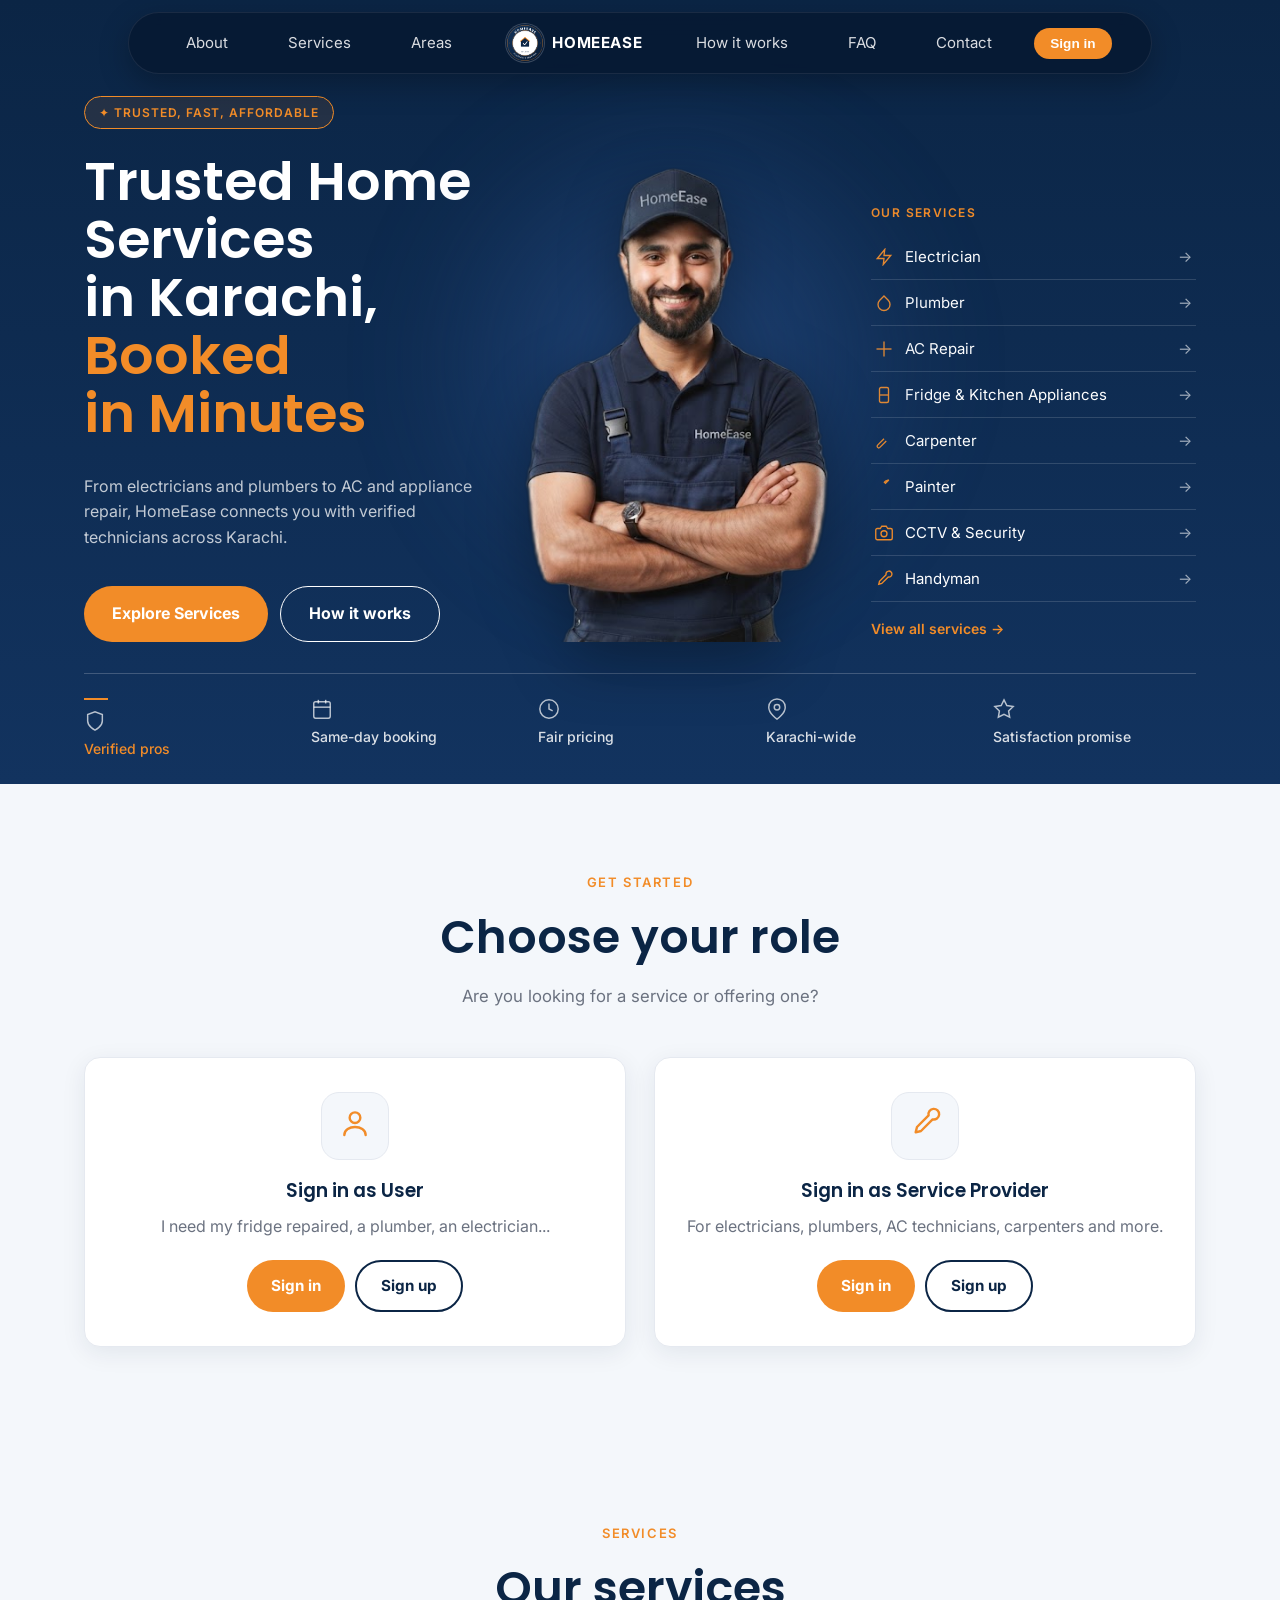
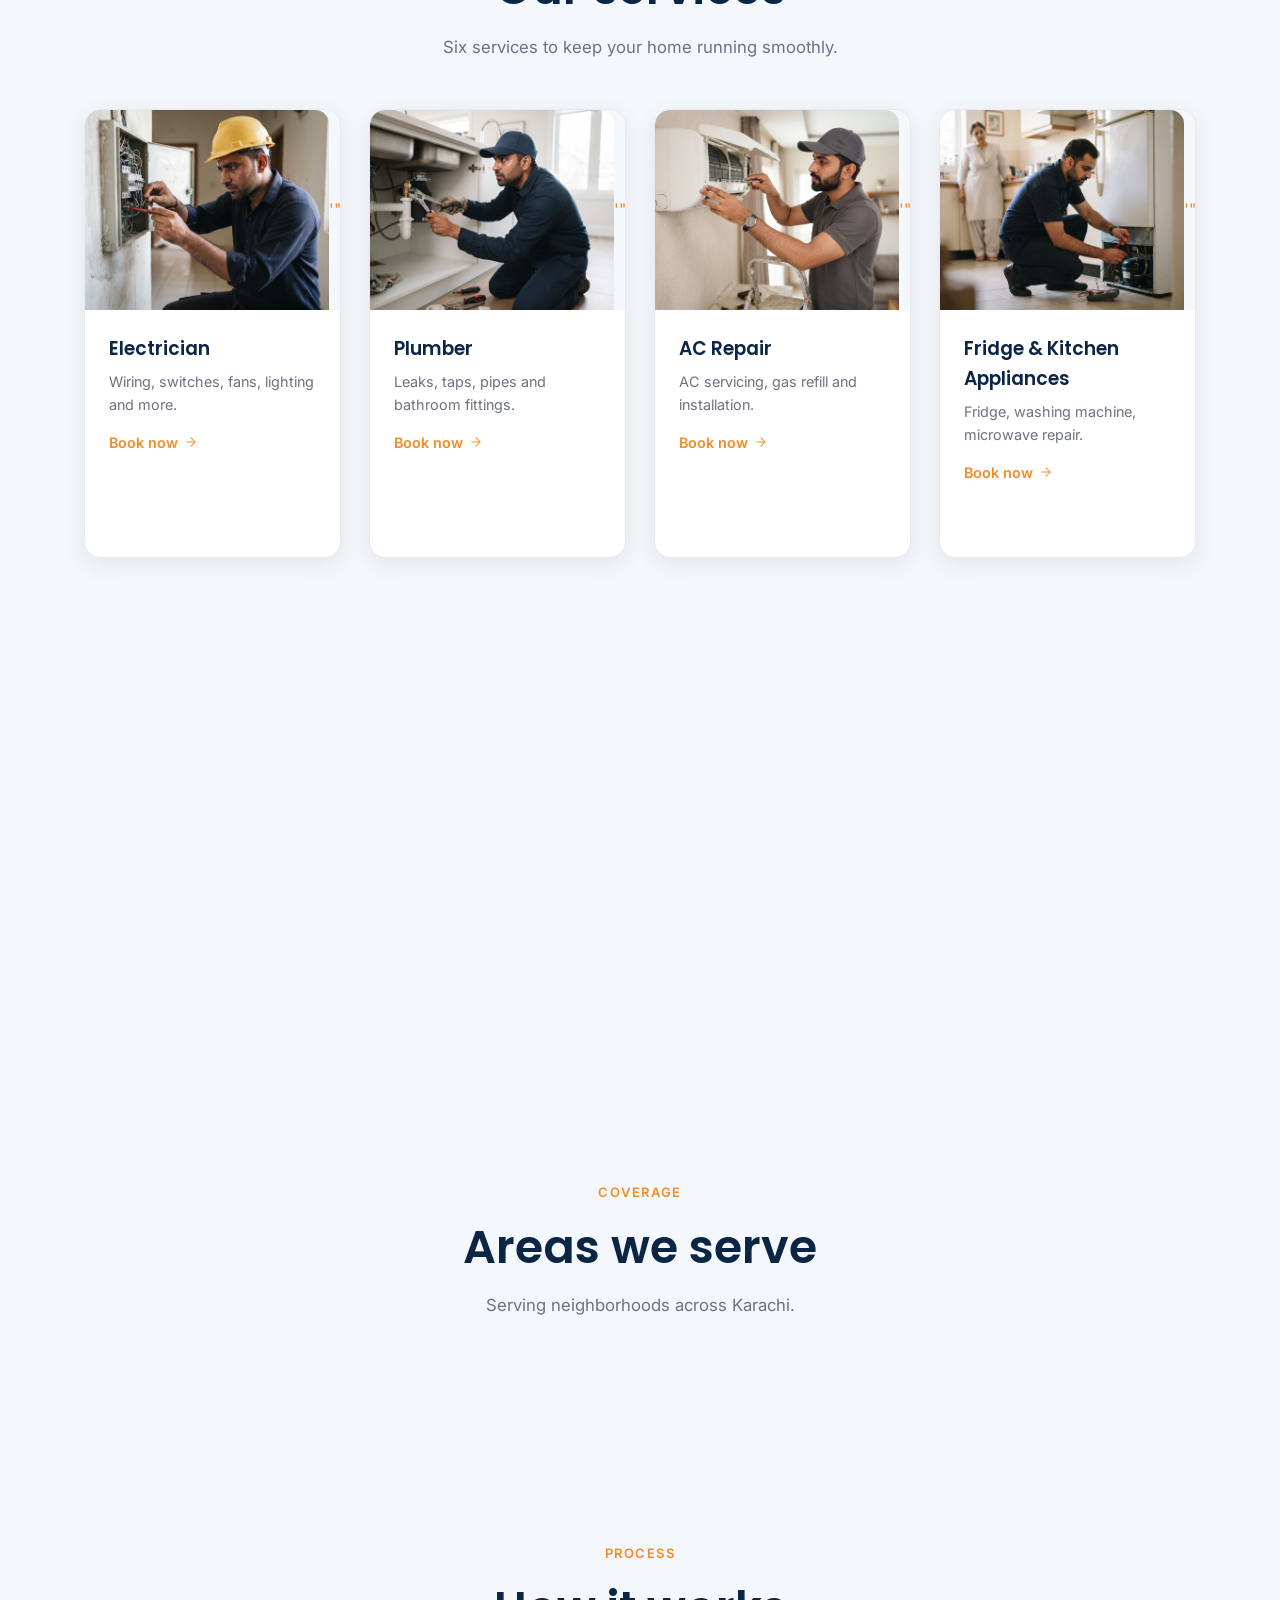
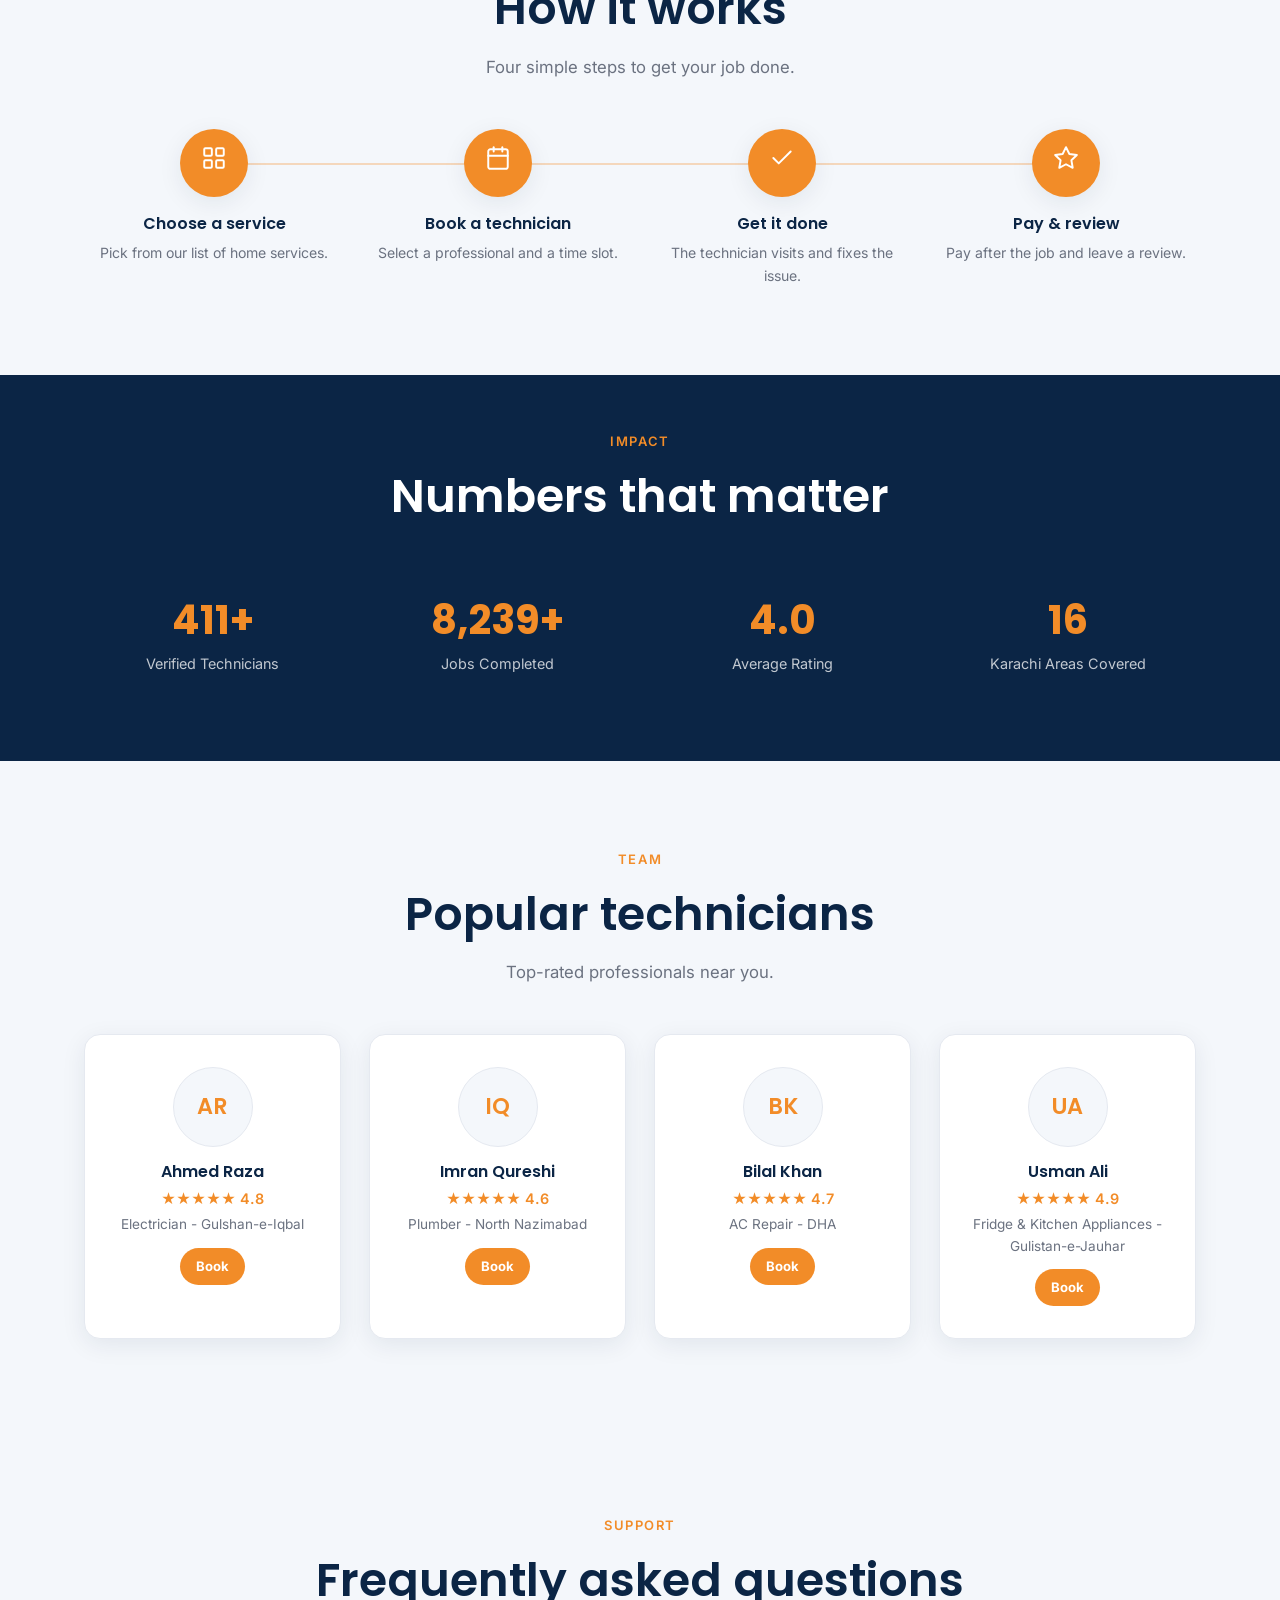
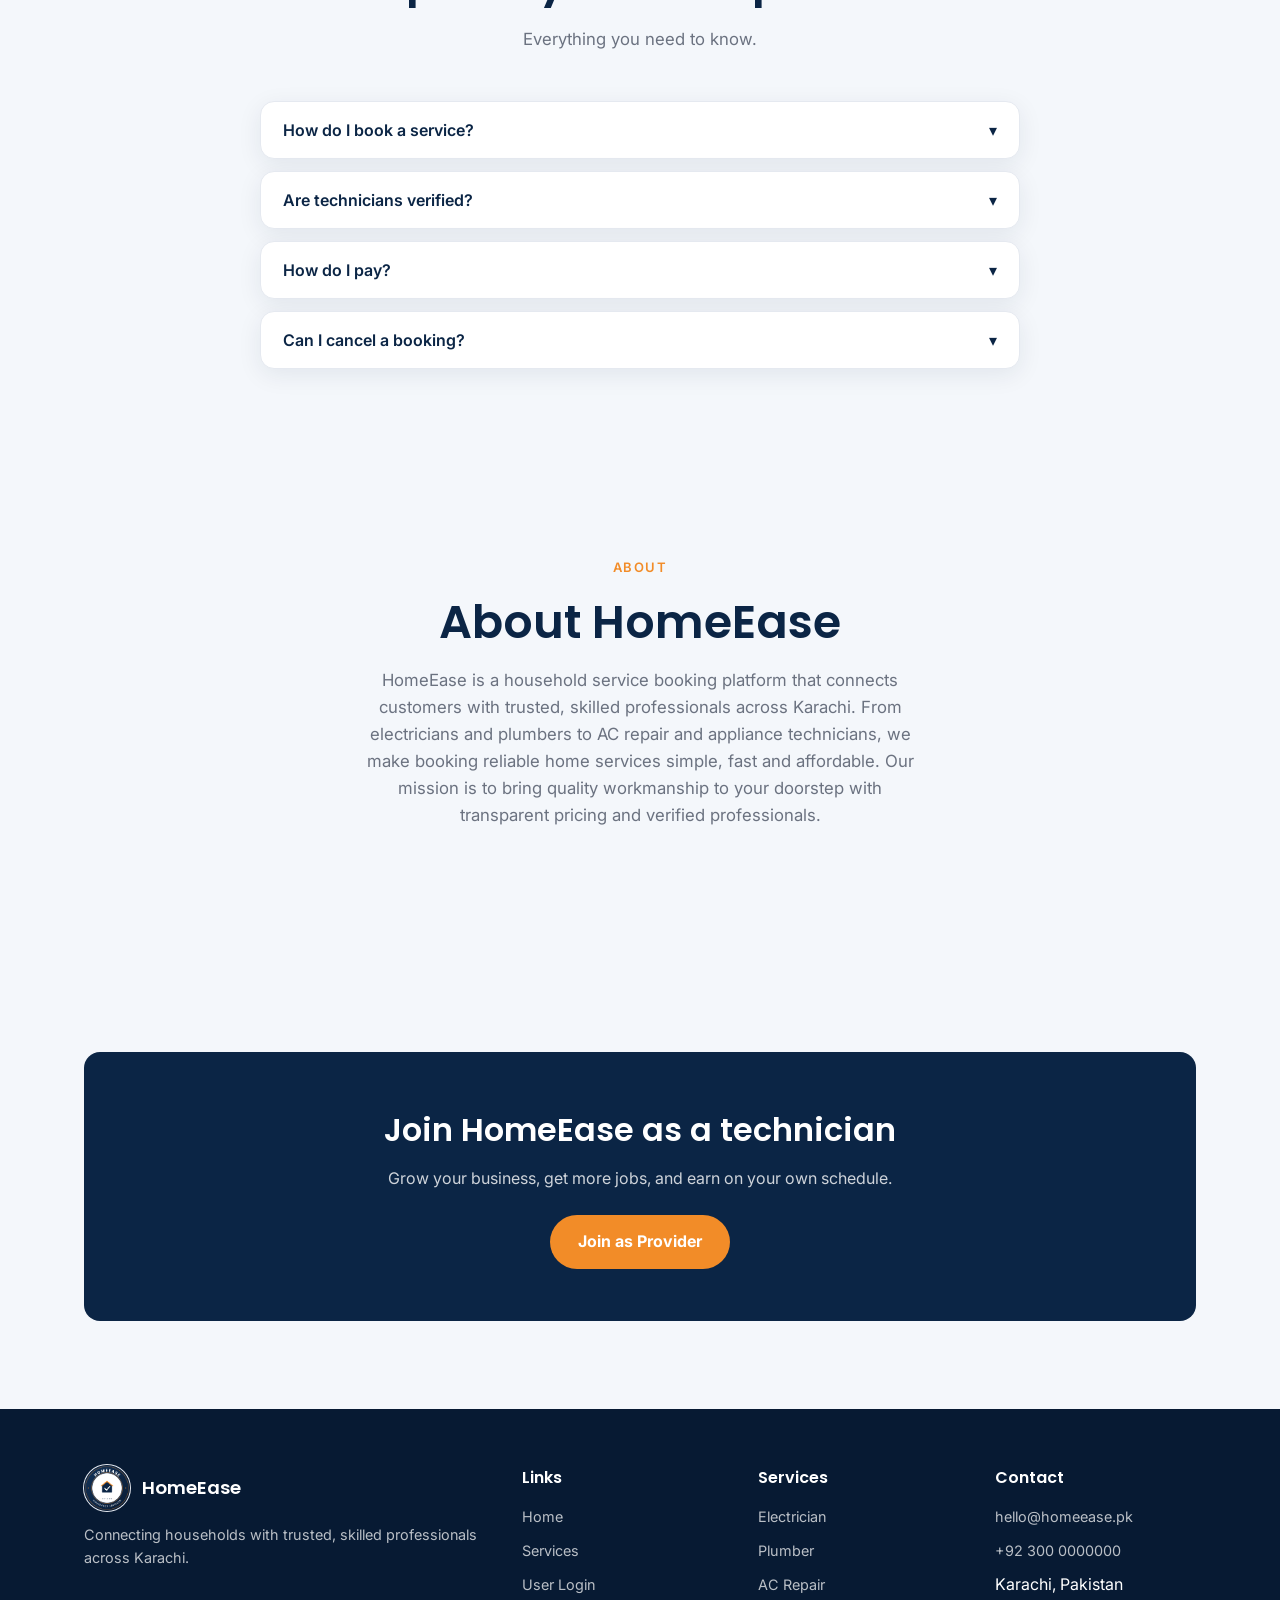
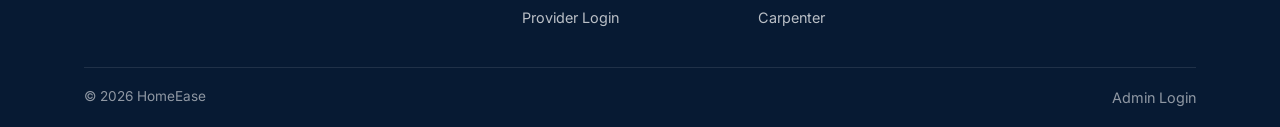
<file: index.html>
<!-- index.html - HomeEase landing page (glass reference style) -->
<!DOCTYPE html>
<html lang="en">
<head>
  <meta charset="UTF-8">
  <meta name="viewport" content="width=device-width, initial-scale=1.0">
  <title>HomeEase - Home services, made effortless</title>
  <link rel="icon" href="images/logo.png">
  <link rel="preconnect" href="https://fonts.googleapis.com">
  <link rel="preconnect" href="https://fonts.gstatic.com" crossorigin>
  <link href="https://fonts.googleapis.com/css2?family=Inter+Tight:wght@300;400;500;600&family=Inter:wght@400;500;600&display=swap" rel="stylesheet">
  <link rel="stylesheet" href="css/style.css">
</head>
<body class="home">
  <header id="site-header"></header>

  <!-- Hero -->
  <section class="hero" id="hero">
    <div class="hero-container">
      <div class="hero-main-3">
        <div class="hero-left">
          <div class="hero-badge-pill">✦ TRUSTED, FAST, AFFORDABLE</div>
          <h1 class="hero-headline-3">Trusted Home Services in Karachi, <span class="highlight">Booked in Minutes</span></h1>
          <p class="hero-sub-3">From electricians and plumbers to AC and appliance repair, HomeEase connects you with verified technicians across Karachi.</p>
          <div class="hero-buttons-3">
            <a href="pages/services.html" class="btn btn-primary btn-lg">Explore Services</a>
            <a href="pages/services.html" class="btn btn-hero-outline btn-lg">How it works</a>
          </div>
        </div>
        <div class="hero-center">
          <div class="tech-glow"></div>
          <img src="images/technician.png" alt="HomeEase technician" class="tech-img" onerror="this.outerHTML='<div class=tech-placeholder>Add images/technician.png</div>'">

        </div>
        <div class="hero-right">
          <div class="services-quick-list">
            <div class="services-quick-label">Our services</div>
            <a class="service-quick-row" href="#service-electrician"><svg class="qicon" viewBox="0 0 24 24" fill="none" stroke="currentColor" stroke-width="1.8"><polygon points="13 2 3 14 12 14 11 22 21 10 12 10 13 2"/></svg>Electrician<span class="qarrow">→</span></a>
            <a class="service-quick-row" href="#service-plumber"><svg class="qicon" viewBox="0 0 24 24" fill="none" stroke="currentColor" stroke-width="1.8"><path d="M12 2.69l5.66 5.66a8 8 0 1 1-11.31 0z"/></svg>Plumber<span class="qarrow">→</span></a>
            <a class="service-quick-row" href="#service-ac"><svg class="qicon" viewBox="0 0 24 24" fill="none" stroke="currentColor" stroke-width="1.8"><line x1="12" y1="2" x2="12" y2="22"/><line x1="2" y1="12" x2="22" y2="12"/></svg>AC Repair<span class="qarrow">→</span></a>
            <a class="service-quick-row" href="#service-fridge"><svg class="qicon" viewBox="0 0 24 24" fill="none" stroke="currentColor" stroke-width="1.8"><rect x="6" y="2" width="12" height="20" rx="2"/><line x1="6" y1="12" x2="18" y2="12"/></svg>Fridge & Kitchen Appliances<span class="qarrow">→</span></a>
            <a class="service-quick-row" href="#service-carpenter"><svg class="qicon" viewBox="0 0 24 24" fill="none" stroke="currentColor" stroke-width="1.8"><path d="M15 12l-8.5 8.5a2.12 2.12 0 0 1-3-3L12 9"/></svg>Carpenter<span class="qarrow">→</span></a>
            <a class="service-quick-row" href="#service-painter"><svg class="qicon" viewBox="0 0 24 24" fill="none" stroke="currentColor" stroke-width="1.8"><path d="M18.37 2.63L14 7l-1.5-1.5L14 4l4.37-1.37z"/></svg>Painter<span class="qarrow">→</span></a>
            <a class="service-quick-row" href="#service-cctv"><svg class="qicon" viewBox="0 0 24 24" fill="none" stroke="currentColor" stroke-width="1.8"><path d="M23 19a2 2 0 0 1-2 2H3a2 2 0 0 1-2-2V8a2 2 0 0 1 2-2h4l2-3h6l2 3h4a2 2 0 0 1 2 2z"/><circle cx="12" cy="13" r="4"/></svg>CCTV & Security<span class="qarrow">→</span></a>
            <a class="service-quick-row" href="#service-handyman"><svg class="qicon" viewBox="0 0 24 24" fill="none" stroke="currentColor" stroke-width="1.8"><path d="M14.7 6.3a4 4 0 1 1 3 3L9 18l-4 1 1-4 8.7-8.7z"/></svg>Handyman<span class="qarrow">→</span></a>
            <div class="services-quick-footer"><a href="pages/services.html">View all services -></a></div>
          </div>
        </div>
      </div>
      <div class="feature-strip">
        <div class="feature-item"><div class="bar"></div><svg class="icon" viewBox="0 0 24 24" fill="none" stroke="currentColor" stroke-width="1.6"><path d="M12 22s8-4 8-10V5l-8-3-8 3v7c0 6 8 10 8 10z"/></svg><div class="line1">Verified pros</div></div>
        <div class="feature-item"><svg class="icon" viewBox="0 0 24 24" fill="none" stroke="currentColor" stroke-width="1.6"><rect x="3" y="4" width="18" height="18" rx="2"/><line x1="16" y1="2" x2="16" y2="6"/><line x1="8" y1="2" x2="8" y2="6"/><line x1="3" y1="10" x2="21" y2="10"/></svg><div class="line1">Same-day booking</div></div>
        <div class="feature-item"><svg class="icon" viewBox="0 0 24 24" fill="none" stroke="currentColor" stroke-width="1.6"><circle cx="12" cy="12" r="10"/><path d="M12 6v6l4 2"/></svg><div class="line1">Fair pricing</div></div>
        <div class="feature-item"><svg class="icon" viewBox="0 0 24 24" fill="none" stroke="currentColor" stroke-width="1.6"><path d="M21 10c0 7-9 13-9 13s-9-6-9-13a9 9 0 0 1 18 0z"/><circle cx="12" cy="10" r="3"/></svg><div class="line1">Karachi-wide</div></div>
        <div class="feature-item"><svg class="icon" viewBox="0 0 24 24" fill="none" stroke="currentColor" stroke-width="1.6"><polygon points="12 2 15.09 8.26 22 9.27 17 14.14 18.18 21.02 12 17.77 5.82 21.02 7 14.14 2 9.27 8.91 8.26 12 2"/></svg><div class="line1">Satisfaction promise</div></div>
      </div>
    </div>
    <div class="hero-glow" id="heroGlow"></div>
  </section>
  <!-- Choose role -->
  <section class="section" id="roles">
    <div class="container">
      <div class="section-label">Get started</div>
      <h2 class="section-title">Choose your role</h2>
      <p class="section-sub">Are you looking for a service or offering one?</p>
      <div class="grid grid-2 stagger" id="roleCards">
        <div class="card choice-card tilt-card glow-border fade-in">
          <div class="icon-wrap"><span data-icon="user" data-size="32"></span></div>
          <h3>Sign in as User</h3>
          <p>I need my fridge repaired, a plumber, an electrician...</p>
          <div class="btns">
            <a href="pages/user-login.html" class="btn btn-primary">Sign in</a>
            <a href="pages/user-signup.html" class="btn btn-secondary">Sign up</a>
          </div>
        </div>
        <div class="card choice-card tilt-card glow-border fade-in">
          <div class="icon-wrap"><span data-icon="provider" data-size="32"></span></div>
          <h3>Sign in as Service Provider</h3>
          <p>For electricians, plumbers, AC technicians, carpenters and more.</p>
          <div class="btns">
            <a href="pages/provider-login.html" class="btn btn-primary">Sign in</a>
            <a href="pages/provider-signup.html" class="btn btn-secondary">Sign up</a>
          </div>
        </div>
      </div>
    </div>
  </section>

  <!-- Services -->
  <section class="section" id="servicesSection">
    <div class="container">
      <div class="section-label">Services</div>
      <h2 class="section-title">Our services</h2>
      <p class="section-sub">Six services to keep your home running smoothly.</p>
      <div id="services" class="grid grid-4 stagger"></div>
    </div>
  </section>

  <!-- Areas -->
  <section class="section" id="areas">
    <div class="container">
      <div class="section-label">Coverage</div>
      <h2 class="section-title">Areas we serve</h2>
      <p class="section-sub">Serving neighborhoods across Karachi.</p>
    </div>
  </section>

  <!-- How it works -->
  <section class="section" id="how">
    <div class="container">
      <div class="section-label">Process</div>
      <h2 class="section-title">How it works</h2>
      <p class="section-sub">Four simple steps to get your job done.</p>
      <div class="steps-wrap fade-in">
        <div class="steps-connector" id="stepsLine"></div>
        <div class="steps">
          <div class="step"><div class="step-circle"><span data-icon="services" data-size="26"></span></div><h4>Choose a service</h4><p>Pick from our list of home services.</p></div>
          <div class="step"><div class="step-circle"><span data-icon="calendar" data-size="26"></span></div><h4>Book a technician</h4><p>Select a professional and a time slot.</p></div>
          <div class="step"><div class="step-circle"><span data-icon="check" data-size="26"></span></div><h4>Get it done</h4><p>The technician visits and fixes the issue.</p></div>
          <div class="step"><div class="step-circle"><span data-icon="star" data-size="26"></span></div><h4>Pay & review</h4><p>Pay after the job and leave a review.</p></div>
        </div>
      </div>
    </div>
  </section>

  <!-- Stats strip -->
  <section class="stats-strip" id="stats">
    <div class="container">
      <div class="section-label">Impact</div>
      <h2 class="section-title">Numbers that matter</h2>
      <div class="grid grid-4 fade-in" style="margin-top:24px;">
        <div class="stat-card"><div class="stat-num" data-target="500" data-decimals="0" data-suffix="+">0</div><div class="stat-label">Verified Technicians</div></div>
        <div class="stat-card"><div class="stat-num" data-target="10000" data-decimals="0" data-suffix="+">0</div><div class="stat-label">Jobs Completed</div></div>
        <div class="stat-card"><div class="stat-num" data-target="4.8" data-decimals="1">0</div><div class="stat-label">Average Rating</div></div>
        <div class="stat-card"><div class="stat-num" data-target="20" data-decimals="0">0</div><div class="stat-label">Karachi Areas Covered</div></div>
      </div>
    </div>
  </section>

  <!-- Popular technicians -->
  <section class="section" id="techs">
    <div class="container">
      <div class="section-label">Team</div>
      <h2 class="section-title">Popular technicians</h2>
      <p class="section-sub">Top-rated professionals near you.</p>
      <div id="techsGrid" class="grid grid-4 stagger"></div>
    </div>
  </section>

  <!-- FAQ -->
  <section class="section" id="faq">
    <div class="container">
      <div class="section-label">Support</div>
      <h2 class="section-title">Frequently asked questions</h2>
      <p class="section-sub">Everything you need to know.</p>
      <div style="max-width:760px;margin:0 auto;">
        <div class="faq-item"><button class="faq-q" onclick="toggleFaq(this)">How do I book a service? <span class="chev">▾</span></button><div class="faq-a">Choose a service, select a technician and time slot, then confirm your booking. It takes under a minute.</div></div>
        <div class="faq-item"><button class="faq-q" onclick="toggleFaq(this)">Are technicians verified? <span class="chev">▾</span></button><div class="faq-a">Yes, all technicians on HomeEase are background-checked and rated by customers.</div></div>
        <div class="faq-item"><button class="faq-q" onclick="toggleFaq(this)">How do I pay? <span class="chev">▾</span></button><div class="faq-a">You pay after the job is completed. No hidden fees.</div></div>
        <div class="faq-item"><button class="faq-q" onclick="toggleFaq(this)">Can I cancel a booking? <span class="chev">▾</span></button><div class="faq-a">Yes, you can cancel pending bookings from your dashboard.</div></div>
      </div>
    </div>
  </section>

  <!-- About -->
  <section class="section" id="about">
    <div class="container">
      <div class="section-label">About</div>
      <h2 class="section-title fade-in">About HomeEase</h2>
      <p class="section-sub fade-in">HomeEase is a household service booking platform that connects customers with trusted, skilled professionals across Karachi. From electricians and plumbers to AC repair and appliance technicians, we make booking reliable home services simple, fast and affordable. Our mission is to bring quality workmanship to your doorstep with transparent pricing and verified professionals.</p>
    </div>
  </section>

  <!-- CTA -->
  <section class="section" id="cta">
    <div class="container">
      <div class="cta-banner fade-in">
        <h2>Join HomeEase as a technician</h2>
        <p>Grow your business, get more jobs, and earn on your own schedule.</p>
        <a href="pages/provider-signup.html" class="btn btn-primary btn-lg">Join as Provider</a>
      </div>
    </div>
  </section>

  <div id="footer"></div>

  <script src="js/data.js"></script>
  <script src="js/auth.js"></script>
  <script src="js/nav.js"></script>
  <script src="js/main.js"></script>
  <script>
    renderServiceCards("services", "Book now", "bookService");
    function bookService(serviceId) {
      const svc = SERVICES.find(s => s.id === serviceId);
      const name = svc ? svc.name : serviceId;
      window.location.href = "pages/booking.html?service=" + encodeURIComponent(name);
    }
    (function() {
      const container = document.getElementById("techsGrid");
      if (!container) return;
      const techs = (typeof getProviders === "function" ? getProviders() : []).slice(0, 4);
      container.innerHTML = techs.map(t => `
        <div class="card tech-card fade-in">
          <div class="tech-avatar">${t.name.split(" ").map(n=>n[0]).join("").slice(0,2)}</div>
          <h4>${t.name}</h4>
          <div class="tech-rating">${"★".repeat(Math.round(t.rating || 4.5))} ${t.rating || 4.5}</div>
          <div class="meta">${t.service} - ${t.city}</div>
          <a href="pages/booking.html?service=${encodeURIComponent(t.service)}" class="btn btn-primary btn-sm">Book</a>
        </div>
      `).join("");
    })();
    (function() {
      const groups = document.querySelectorAll(".stagger");
      if (!("IntersectionObserver" in window)) { groups.forEach(g=>g.classList.add("visible")); return; }
      const io = new IntersectionObserver(entries => { entries.forEach(en => { if (en.isIntersecting) { en.target.classList.add("visible"); io.unobserve(en.target); } }); }, { threshold: 0.15 });
      groups.forEach(g => io.observe(g));
    })();
    (function() {
      const line = document.getElementById("stepsLine");
      const circles = document.querySelectorAll(".step-circle");
      if (!("IntersectionObserver" in window)) { if(line)line.classList.add("drawn"); circles.forEach(c=>c.classList.add("pop")); return; }
      const io = new IntersectionObserver(entries => { entries.forEach(en => { if (en.isIntersecting) { if(line)line.classList.add("drawn"); circles.forEach((c,i)=>setTimeout(()=>c.classList.add("pop"),i*150)); io.unobserve(en.target); } }); }, { threshold: 0.3 });
      const wrap = document.querySelector(".steps-wrap"); if (wrap) io.observe(wrap);
    })();
    // (no 3D tilt in light theme)
    window.toggleFaq = function(btn) { btn.parentElement.classList.toggle("open"); };
  </script>
</body>
</html>
</file>
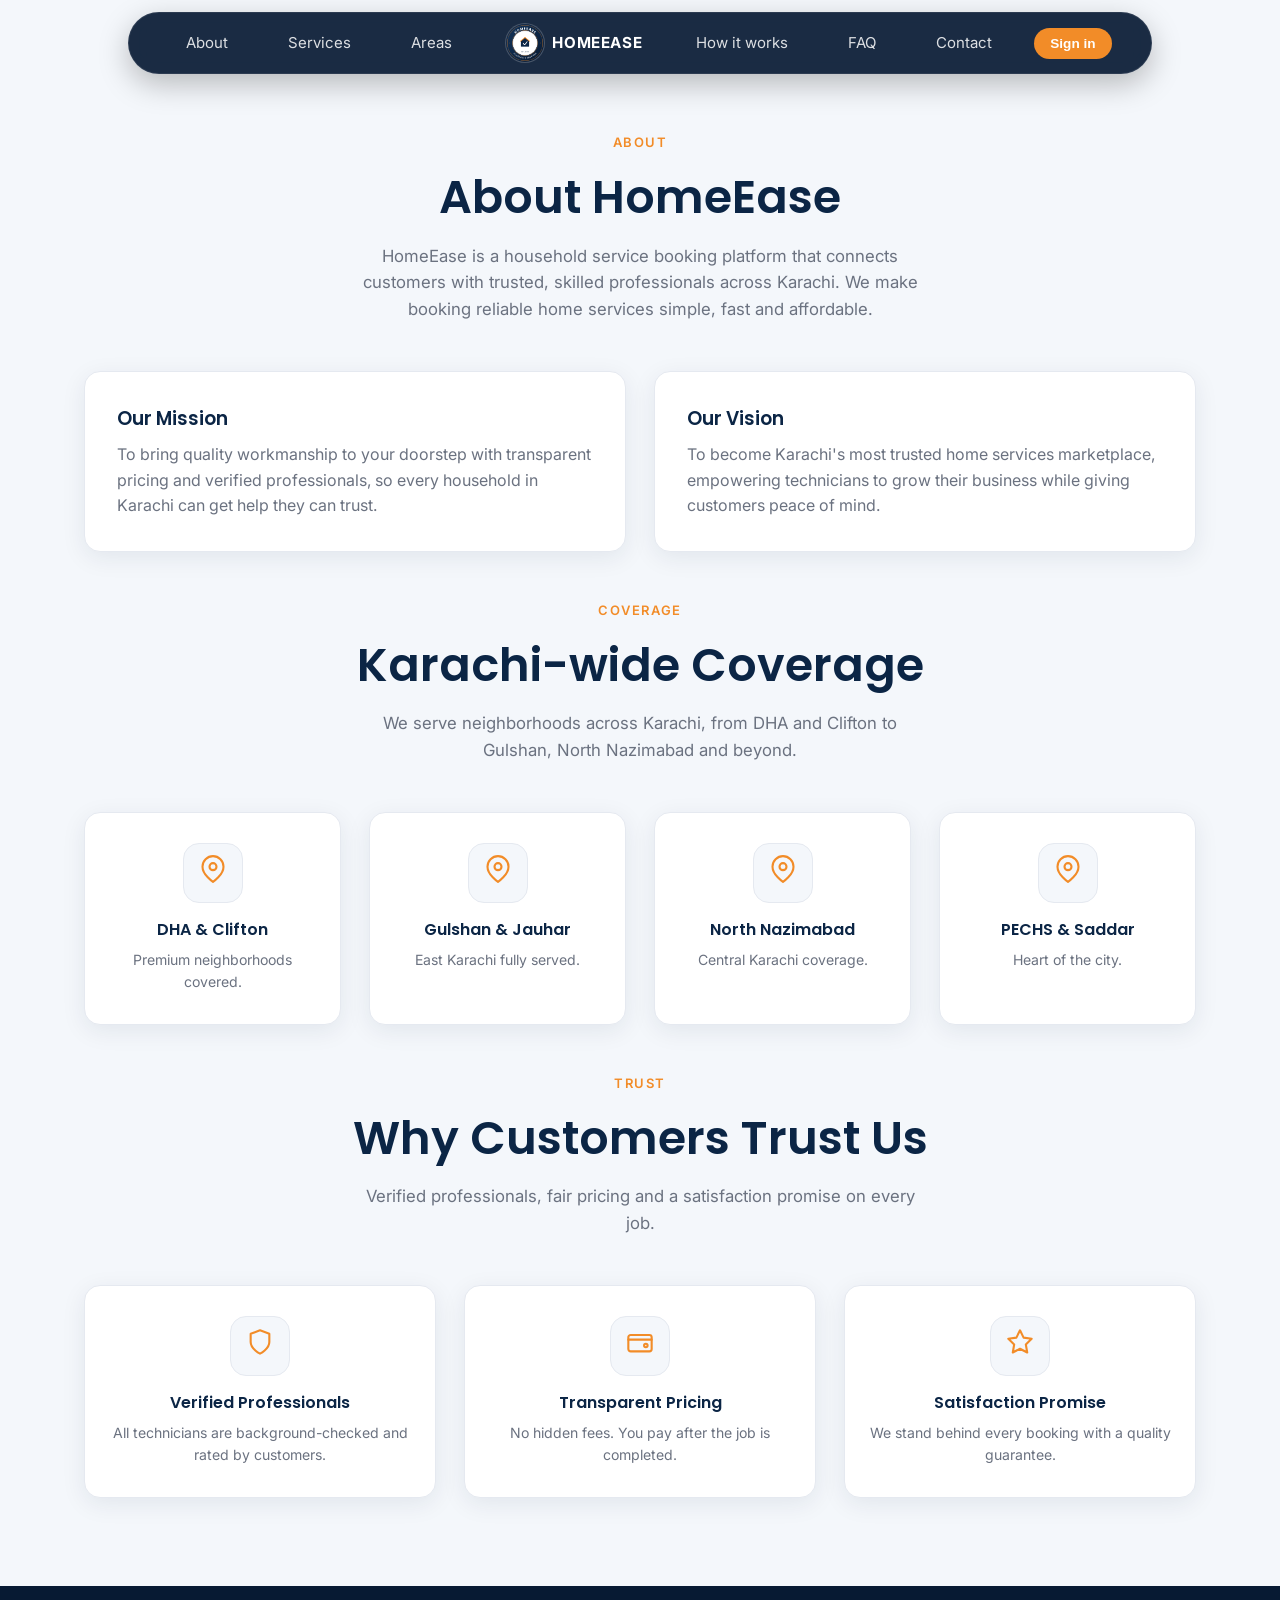
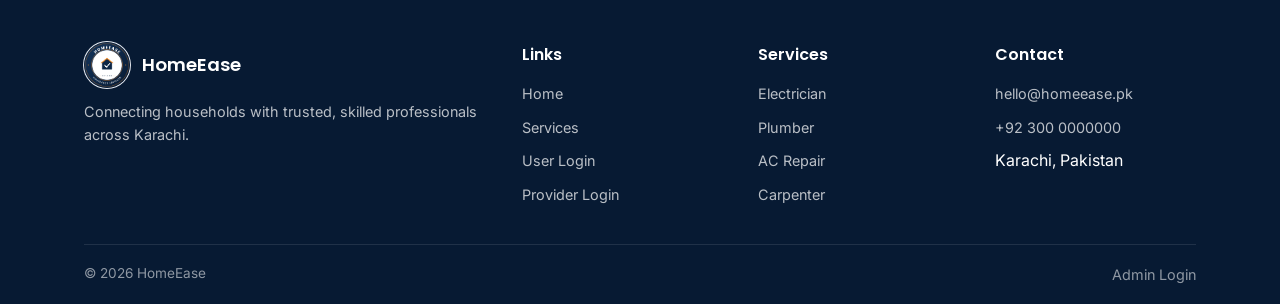
<file: pages/about.html>
<!-- pages/about.html - About HomeEase -->
<!DOCTYPE html>
<html lang="en">
<head>
  <meta charset="UTF-8">
  <meta name="viewport" content="width=device-width, initial-scale=1.0">
  <title>About - HomeEase</title>
  <link rel="icon" href="../images/logo.png">
  <link rel="preconnect" href="https://fonts.googleapis.com">
  <link rel="preconnect" href="https://fonts.gstatic.com" crossorigin>
  <link href="https://fonts.googleapis.com/css2?family=Inter+Tight:wght@300;400;500;600&family=Inter:wght@400;500;600&display=swap" rel="stylesheet">
  <link rel="stylesheet" href="../css/style.css">
</head>
<body>
  <header id="site-header"></header>

  <section class="section" style="padding-top:40px;">
    <div class="container">
      <div class="section-label">About</div>
      <h2 class="section-title fade-in">About HomeEase</h2>
      <p class="section-sub fade-in">HomeEase is a household service booking platform that connects customers with trusted, skilled professionals across Karachi. We make booking reliable home services simple, fast and affordable.</p>

      <div class="grid grid-2 stagger" style="margin-bottom:48px;">
        <div class="card fade-in">
          <h3 style="margin-bottom:8px;">Our Mission</h3>
          <p style="color:var(--muted);">To bring quality workmanship to your doorstep with transparent pricing and verified professionals, so every household in Karachi can get help they can trust.</p>
        </div>
        <div class="card fade-in">
          <h3 style="margin-bottom:8px;">Our Vision</h3>
          <p style="color:var(--muted);">To become Karachi's most trusted home services marketplace, empowering technicians to grow their business while giving customers peace of mind.</p>
        </div>
      </div>

      <div class="section-label">Coverage</div>
      <h2 class="section-title fade-in">Karachi-wide Coverage</h2>
      <p class="section-sub fade-in">We serve neighborhoods across Karachi, from DHA and Clifton to Gulshan, North Nazimabad and beyond.</p>
      <div class="grid grid-4 stagger" style="margin-bottom:48px;">
        <div class="card feature-card fade-in"><div class="icon-wrap"><span data-icon="location" data-size="28"></span></div><h4>DHA &amp; Clifton</h4><p>Premium neighborhoods covered.</p></div>
        <div class="card feature-card fade-in"><div class="icon-wrap"><span data-icon="location" data-size="28"></span></div><h4>Gulshan &amp; Jauhar</h4><p>East Karachi fully served.</p></div>
        <div class="card feature-card fade-in"><div class="icon-wrap"><span data-icon="location" data-size="28"></span></div><h4>North Nazimabad</h4><p>Central Karachi coverage.</p></div>
        <div class="card feature-card fade-in"><div class="icon-wrap"><span data-icon="location" data-size="28"></span></div><h4>PECHS &amp; Saddar</h4><p>Heart of the city.</p></div>
      </div>

      <div class="section-label">Trust</div>
      <h2 class="section-title fade-in">Why Customers Trust Us</h2>
      <p class="section-sub fade-in">Verified professionals, fair pricing and a satisfaction promise on every job.</p>
      <div class="grid grid-3 stagger">
        <div class="card feature-card fade-in"><div class="icon-wrap"><span data-icon="shield" data-size="28"></span></div><h4>Verified Professionals</h4><p>All technicians are background-checked and rated by customers.</p></div>
        <div class="card feature-card fade-in"><div class="icon-wrap"><span data-icon="wallet" data-size="28"></span></div><h4>Transparent Pricing</h4><p>No hidden fees. You pay after the job is completed.</p></div>
        <div class="card feature-card fade-in"><div class="icon-wrap"><span data-icon="star" data-size="28"></span></div><h4>Satisfaction Promise</h4><p>We stand behind every booking with a quality guarantee.</p></div>
      </div>
    </div>
  </section>

  <div id="footer"></div>

  <script src="../js/data.js"></script>
  <script src="../js/auth.js"></script>
  <script src="../js/nav.js"></script>
  <script src="../js/main.js"></script>
  <script>
    (function() {
      const groups = document.querySelectorAll(".stagger");
      if (!("IntersectionObserver" in window)) { groups.forEach(g=>g.classList.add("visible")); return; }
      const io = new IntersectionObserver(entries => { entries.forEach(en => { if (en.isIntersecting) { en.target.classList.add("visible"); io.unobserve(en.target); } }); }, { threshold: 0.15 });
      groups.forEach(g => io.observe(g));
    })();
  </script>
</body>
</html>
</file>
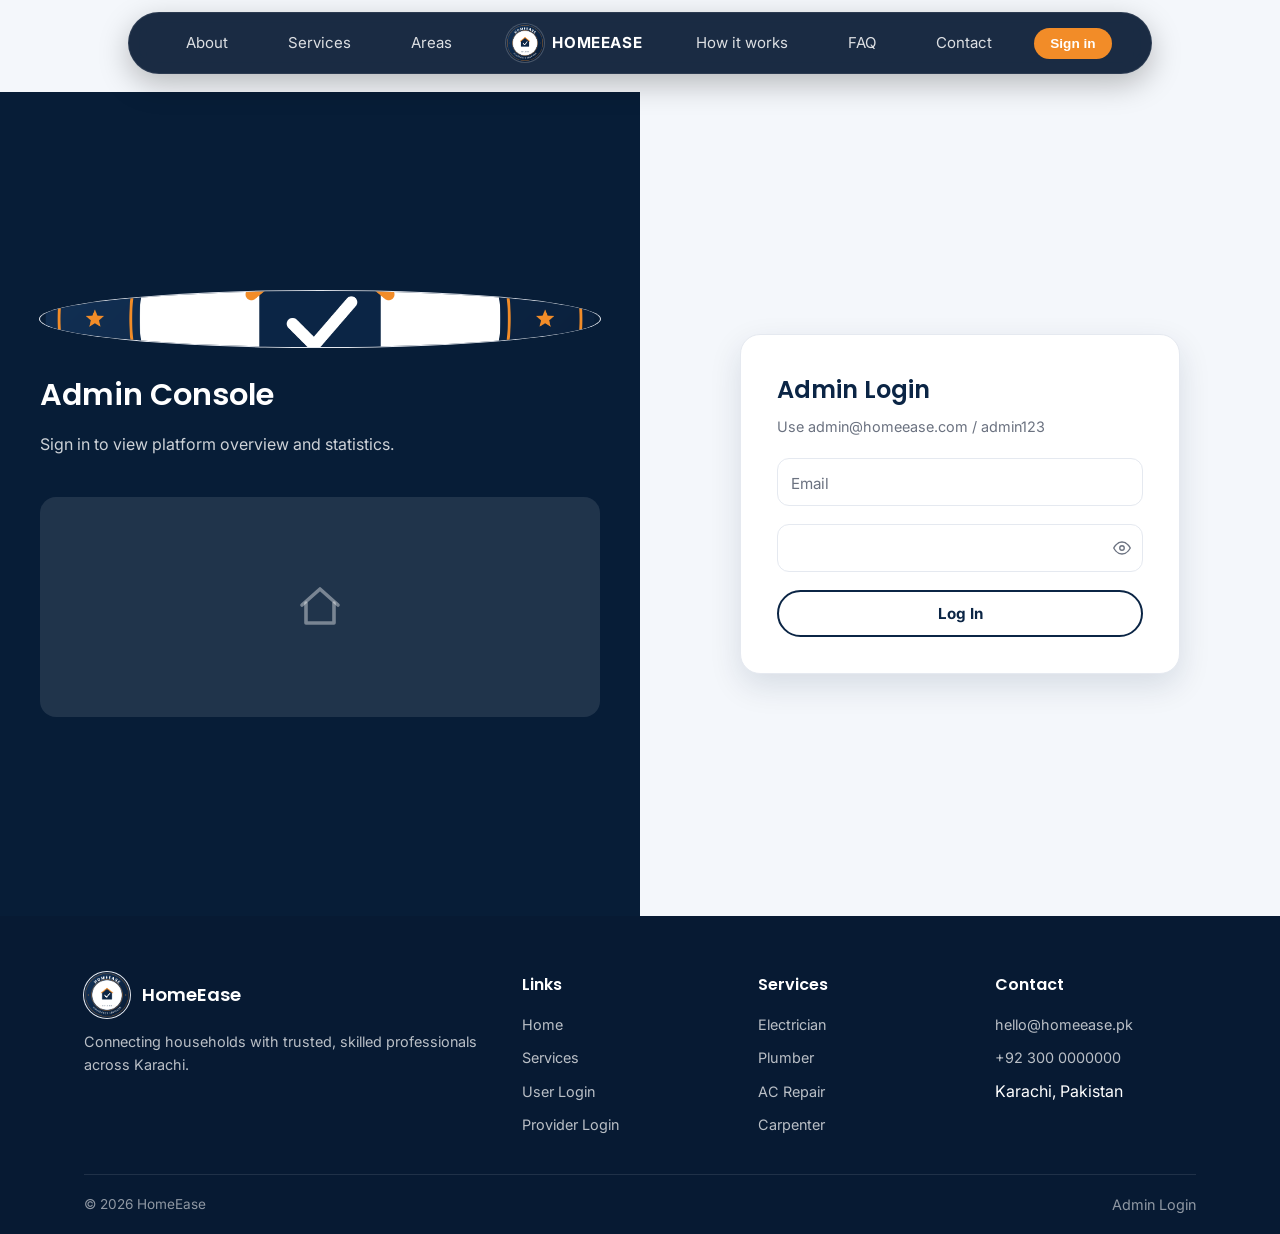
<file: pages/admin-dashboard.html>
<!-- pages/admin-dashboard.html - Admin overview dashboard (redesigned) -->
<!DOCTYPE html>
<html lang="en">
<head>
  <meta charset="UTF-8">
  <meta name="viewport" content="width=device-width, initial-scale=1.0">
  <title>Admin Dashboard - HomeEase</title>
  <link rel="icon" href="../images/logo.png">
  <link rel="preconnect" href="https://fonts.googleapis.com">
  <link rel="preconnect" href="https://fonts.gstatic.com" crossorigin>
  <link href="https://fonts.googleapis.com/css2?family=Poppins:wght@500;600;700;800&family=Inter:wght@400;500;600&display=swap" rel="stylesheet">
  <link rel="stylesheet" href="../css/style.css">
</head>
<body>
  <header id="site-header"></header>
  <div class="container">
    <div class="dash-layout">
      <aside class="sidebar">
        <div class="side-title">Admin Panel</div>
        <a href="admin-dashboard.html" class="active">Overview</a>
        <a href="#" onclick="logout();return false;">Logout</a>
      </aside>
      <main>
        <div class="dashboard-header fade-in">
          <h2 class="welcome">Admin Dashboard</h2>
        </div>
        <div class="grid grid-3">
          <div class="card stat-card fade-in">
            <div class="stat-num" id="usersCount">0</div>
            <div class="stat-label">Total Users</div>
          </div>
          <div class="card stat-card fade-in">
            <div class="stat-num" id="providersCount">0</div>
            <div class="stat-label">Total Providers</div>
          </div>
          <div class="card stat-card fade-in">
            <div class="stat-num" id="bookingsCount">0</div>
            <div class="stat-label">Total Bookings</div>
          </div>
        </div>
      </main>
    </div>
  </div>
  <div id="footer"></div>
  <script src="../js/data.js"></script>
  <script src="../js/auth.js"></script>
  <script src="../js/nav.js"></script>
  <script src="../js/main.js"></script>
  <script>
    if (!requireRole("admin")) { /* redirected */ }
    else {
      document.getElementById("usersCount").textContent = getUsers().length;
      document.getElementById("providersCount").textContent = getProviders().length;
      document.getElementById("bookingsCount").textContent = getBookings().length;
      initScrollAnimations();
    }
  </script>
</body>
</html>
</file>
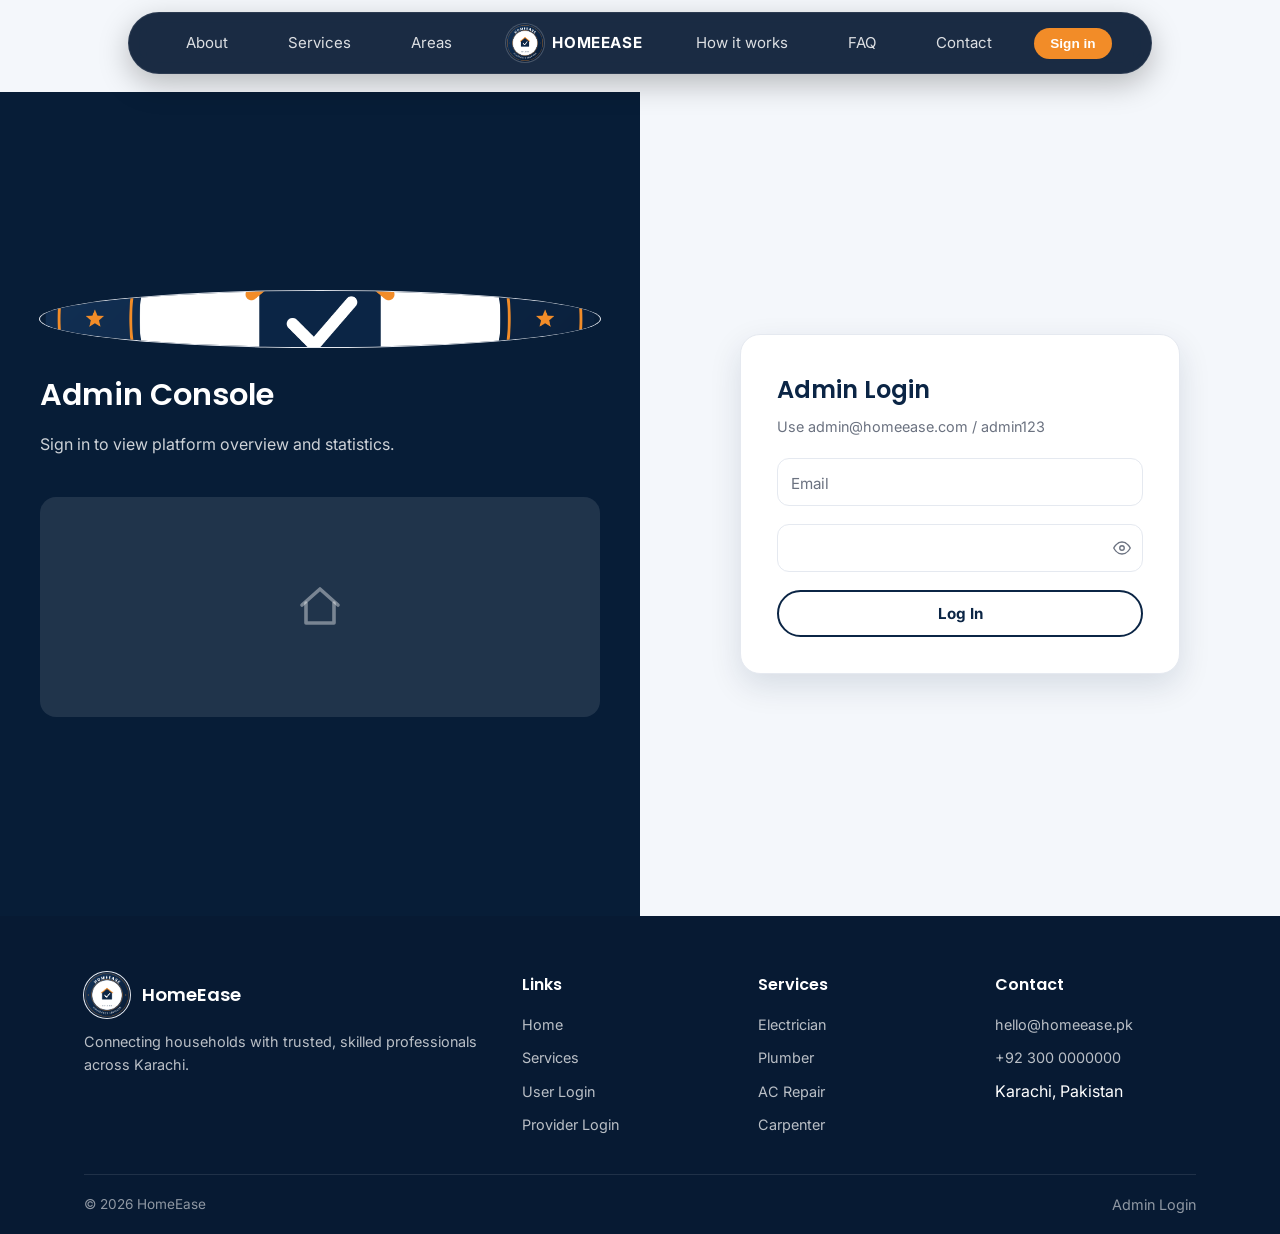
<file: pages/admin-login.html>
<!-- pages/admin-login.html - Admin login page (redesigned) -->
<!DOCTYPE html>
<html lang="en">
<head>
  <meta charset="UTF-8">
  <meta name="viewport" content="width=device-width, initial-scale=1.0">
  <title>Admin Login - HomeEase</title>
  <link rel="icon" href="../images/logo.png">
  <link rel="preconnect" href="https://fonts.googleapis.com">
  <link rel="preconnect" href="https://fonts.gstatic.com" crossorigin>
  <link href="https://fonts.googleapis.com/css2?family=Poppins:wght@500;600;700;800&family=Inter:wght@400;500;600&display=swap" rel="stylesheet">
  <link rel="stylesheet" href="../css/style.css">
</head>
<body>
  <header id="site-header"></header>
  <div class="auth-split">
    <div class="auth-panel">
      <img src="../images/logo.png" alt="HomeEase logo" class="site-logo">
      <h2>Admin Console</h2>
      <p>Sign in to view platform overview and statistics.</p>
      <div class="photo-placeholder"></div>
    </div>
    <div class="auth-form-side">
      <div class="form-card">
        <h2 style="margin-bottom:6px;">Admin Login</h2>
        <p style="color:var(--muted);margin-bottom:20px;font-size:0.9rem;">Use admin@homeease.com / admin123</p>
        <div id="errLogin" class="alert alert-error"></div>
        <form onsubmit="handleAdminLogin(event)">
          <div class="float-group">
            <label for="email">Email</label>
            <input id="email" type="email" placeholder=" ">
          </div>
          <div class="float-group">
            <label for="password">Password</label>
            <div class="input-wrap">
              <input id="password" type="password" placeholder=" ">
              <button type="button" class="toggle-pw" data-icon="eye" data-size="18" onclick="togglePassword('password', this)"></button>
            </div>
          </div>
          <button type="submit" class="btn btn-secondary" style="width:100%">Log In</button>
        </form>
      </div>
    </div>
  </div>
  <div id="footer"></div>
  <script src="../js/data.js"></script>
  <script src="../js/auth.js"></script>
  <script src="../js/nav.js"></script>
  <script src="../js/main.js"></script>
</body>
</html>
</file>
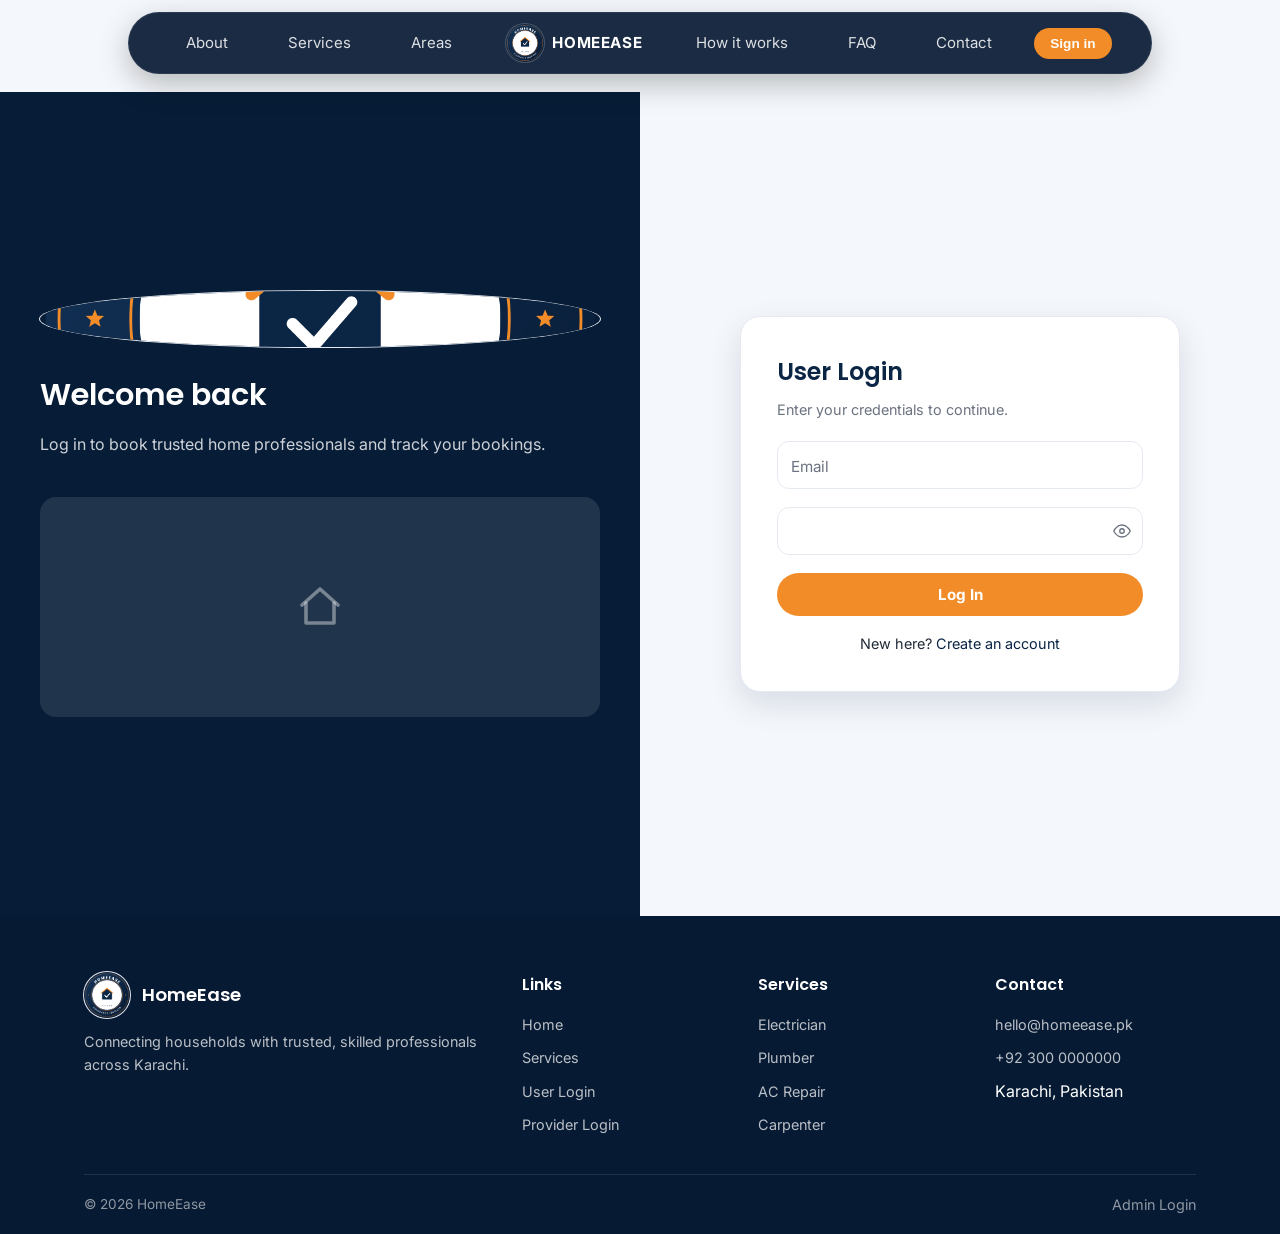
<file: pages/booking.html>
<!-- pages/booking.html - Interactive booking checkout -->
<!DOCTYPE html>
<html lang="en">
<head>
  <meta charset="UTF-8">
  <meta name="viewport" content="width=device-width, initial-scale=1.0">
  <title>Book a Service - HomeEase</title>
  <link rel="icon" href="../images/logo.png">
  <link rel="preconnect" href="https://fonts.googleapis.com">
  <link rel="preconnect" href="https://fonts.gstatic.com" crossorigin>
  <link href="https://fonts.googleapis.com/css2?family=Inter+Tight:wght@300;400;500;600&family=Inter:wght@400;500;600&display=swap" rel="stylesheet">
  <link rel="stylesheet" href="../css/style.css">
</head>
<body>
  <header id="site-header"></header>

  <section class="section" style="padding-top:40px;">
    <div class="container">
      <div class="card form-card fade-in">
        <h2 class="section-title" style="font-size:1.6rem;">Book a Service</h2>
        <p class="section-sub" style="margin-bottom:20px;">Select a technician, date and time slot to confirm your booking.</p>
        <form onsubmit="handleBooking(event)">
          <div class="float-group">
            <label for="service">Service</label>
            <select id="service" onchange="onServiceChange()"></select>
          </div>
          <div class="float-group">
            <label for="technician">Technician</label>
            <select id="technician"></select>
          </div>
          <div class="float-group">
            <label for="date">Date</label>
            <input id="date" type="date">
          </div>
          <div class="float-group">
            <label for="time">Time Slot</label>
            <select id="time">
              <option value="">Select a time slot</option>
              <option value="09:00 - 11:00">09:00 - 11:00</option>
              <option value="11:00 - 13:00">11:00 - 13:00</option>
              <option value="13:00 - 15:00">13:00 - 15:00</option>
              <option value="15:00 - 17:00">15:00 - 17:00</option>
              <option value="17:00 - 19:00">17:00 - 19:00</option>
            </select>
          </div>
          <div class="float-group">
            <label for="address">Address</label>
            <textarea id="address" rows="3" placeholder=" "></textarea>
          </div>
          <button type="submit" class="btn btn-primary" style="width:100%">Confirm Booking</button>
        </form>
      </div>
    </div>
  </section>

  <div id="footer"></div>

  <script src="../js/data.js"></script>
  <script src="../js/auth.js"></script>
  <script src="../js/nav.js"></script>
  <script src="../js/main.js"></script>
  <script>
    if (!requireRole("user")) { /* redirected */ }
    else {
      function onServiceChange() {
        populateTechSelect("technician", document.getElementById("service").value);
      }
      function handleBooking(event) {
        event.preventDefault();
        const service = document.getElementById("service").value;
        const techId = document.getElementById("technician").value;
        const date = document.getElementById("date").value;
        const time = document.getElementById("time").value;
        const address = document.getElementById("address").value.trim();
        if (!service || !techId || !date || !time || !address) {
          if (typeof showToast === "function") showToast("Please fill all fields.", "error");
          else alert("Please fill all fields.");
          return;
        }
        const tech = getProviders().find(p => p.id == techId);
        const current = getCurrentUser();
        const booking = {
          id: Date.now(),
          userId: current.id,
          userName: current.name,
          service: service,
          technicianId: tech.id,
          technicianName: tech.name,
          date: date,
          time: time,
          address: address,
          status: "pending"
        };
        const bookings = getBookings();
        bookings.push(booking);
        saveBookings(bookings);
        if (typeof showToast === "function") showToast("Booking confirmed! Status: pending.", "success");
        else alert("Booking confirmed! Status: pending.");
        window.location.href = "bookings.html";
      }
      populateServiceSelect("service");
      const params = new URLSearchParams(window.location.search);
      const svc = params.get("service");
      if (svc) {
        const sel = document.getElementById("service");
        for (let i = 0; i < sel.options.length; i++) {
          if (sel.options[i].value === svc) { sel.selectedIndex = i; break; }
        }
      }
      onServiceChange();
      const dateInput = document.getElementById("date");
      const today = new Date().toISOString().split("T")[0];
      dateInput.min = today;
    }
  </script>
</body>
</html>
</file>
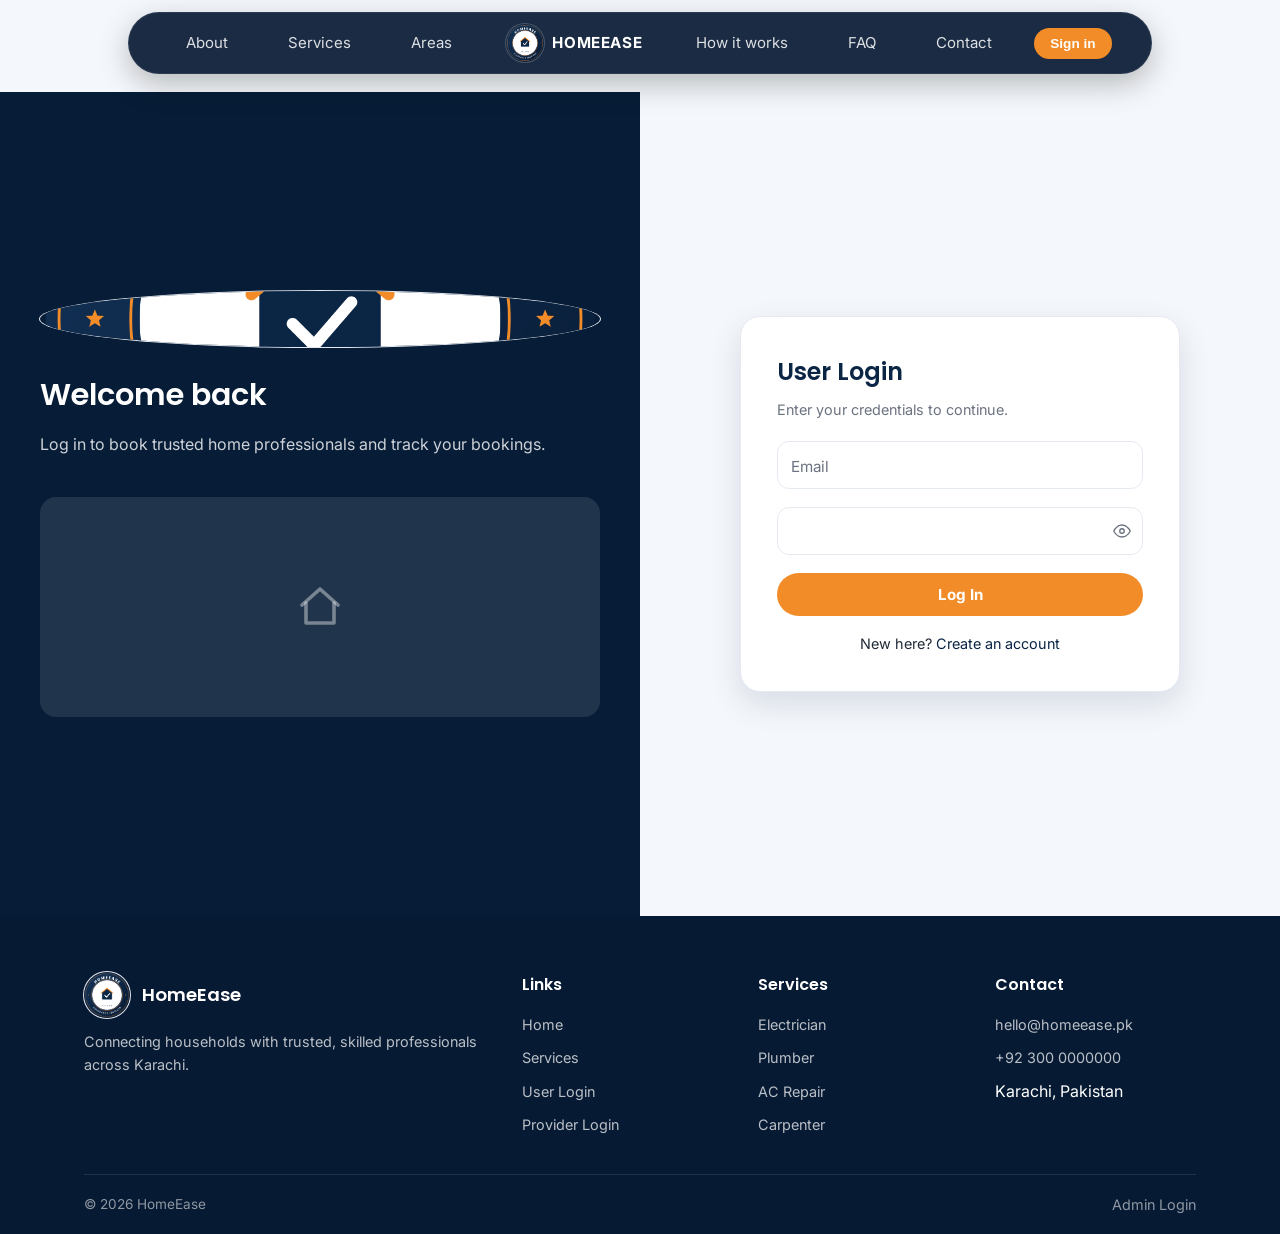
<file: pages/bookings.html>
<!-- pages/bookings.html - User bookings dashboard -->
<!DOCTYPE html>
<html lang="en">
<head>
  <meta charset="UTF-8">
  <meta name="viewport" content="width=device-width, initial-scale=1.0">
  <title>My Bookings - HomeEase</title>
  <link rel="icon" href="../images/logo.png">
  <link rel="preconnect" href="https://fonts.googleapis.com">
  <link rel="preconnect" href="https://fonts.gstatic.com" crossorigin>
  <link href="https://fonts.googleapis.com/css2?family=Inter+Tight:wght@300;400;500;600&family=Inter:wght@400;500;600&display=swap" rel="stylesheet">
  <link rel="stylesheet" href="../css/style.css">
  <style>
    .tab-row { display: flex; gap: 10px; margin-bottom: 20px; }
    .tab-btn { padding: 8px 18px; border-radius: 999px; border: 1.5px solid var(--line); background: var(--white); color: var(--navy); font-weight: 600; cursor: pointer; transition: all var(--trans); }
    .tab-btn.active { background: var(--orange); color: #fff; border-color: var(--orange); }
  </style>
</head>
<body>
  <header id="site-header"></header>

  <div class="container">
    <div class="dash-layout">
      <aside class="sidebar">
        <div class="side-title">User Panel</div>
        <a href="user-dashboard.html">Dashboard</a>
        <a href="bookings.html" class="active">My Bookings</a>
        <a href="services.html">Book a service</a>
        <a href="#" onclick="logout();return false;">Logout</a>
      </aside>
      <main>
        <div class="dashboard-header fade-in">
          <h2 class="welcome" id="welcome">My Bookings</h2>
        </div>

        <div class="tab-row">
          <button class="tab-btn active" data-tab="active" onclick="switchTab('active')">Active</button>
          <button class="tab-btn" data-tab="past" onclick="switchTab('past')">Past</button>
        </div>

        <div id="bookings" class="booking-list"></div>
      </main>
    </div>
  </div>

  <div id="footer"></div>

  <script src="../js/data.js"></script>
  <script src="../js/auth.js"></script>
  <script src="../js/nav.js"></script>
  <script src="../js/main.js"></script>
  <script>
    if (!requireRole("user")) { /* redirected */ }
    else {
      const current = getCurrentUser();
      document.getElementById("welcome").textContent = "Welcome, " + current.name + "!";

      let activeTab = "active";
      function isActive(status) { return status === "pending" || status === "accepted"; }
      function isPast(status) { return status === "completed" || status === "cancelled"; }

      window.switchTab = function(tab) {
        activeTab = tab;
        document.querySelectorAll(".tab-btn").forEach(b => b.classList.toggle("active", b.dataset.tab === tab));
        render();
      };

      function cancelBooking(id) {
        const bookings = getBookings();
        const b = bookings.find(x => x.id === id);
        if (b) { b.status = "cancelled"; saveBookings(bookings); render(); if (typeof showToast === "function") showToast("Booking cancelled.", "info"); }
      }

      function render() {
        const mine = getBookings().filter(b => b.userId === current.id);
        const list = mine.filter(b => activeTab === "active" ? isActive(b.status) : isPast(b.status));
        const container = document.getElementById("bookings");
        if (list.length === 0) {
          container.innerHTML = '<div class="empty-state fade-in">' + icon("inbox", 48) + '<h4>No ' + activeTab + ' bookings</h4><p>' + (activeTab === "active" ? "Book a service to get started." : "Your completed or cancelled bookings will appear here.") + '</p><a href="services.html" class="btn btn-primary btn-sm" style="margin-top:12px">Browse services</a></div>';
        } else {
          container.innerHTML = list.map(b => `
            <div class="booking-item fade-in">
              <h4>${b.service} ${statusBadge(b.status)}</h4>
              <div class="booking-meta">Technician: ${b.technicianName} &nbsp;|&nbsp; Date: ${b.date} ${b.time}</div>
              <div class="booking-meta">Address: ${b.address}</div>
              ${b.status === "pending" ? '<button class="btn btn-sm" style="margin-top:10px;border:1.5px solid var(--line);background:var(--white);color:var(--navy);" onclick="cancelBooking(' + b.id + ')">Cancel</button>' : ""}
            </div>
          `).join("");
        }
        initScrollAnimations();
      }

      render();
    }
  </script>
</body>
</html>
</file>
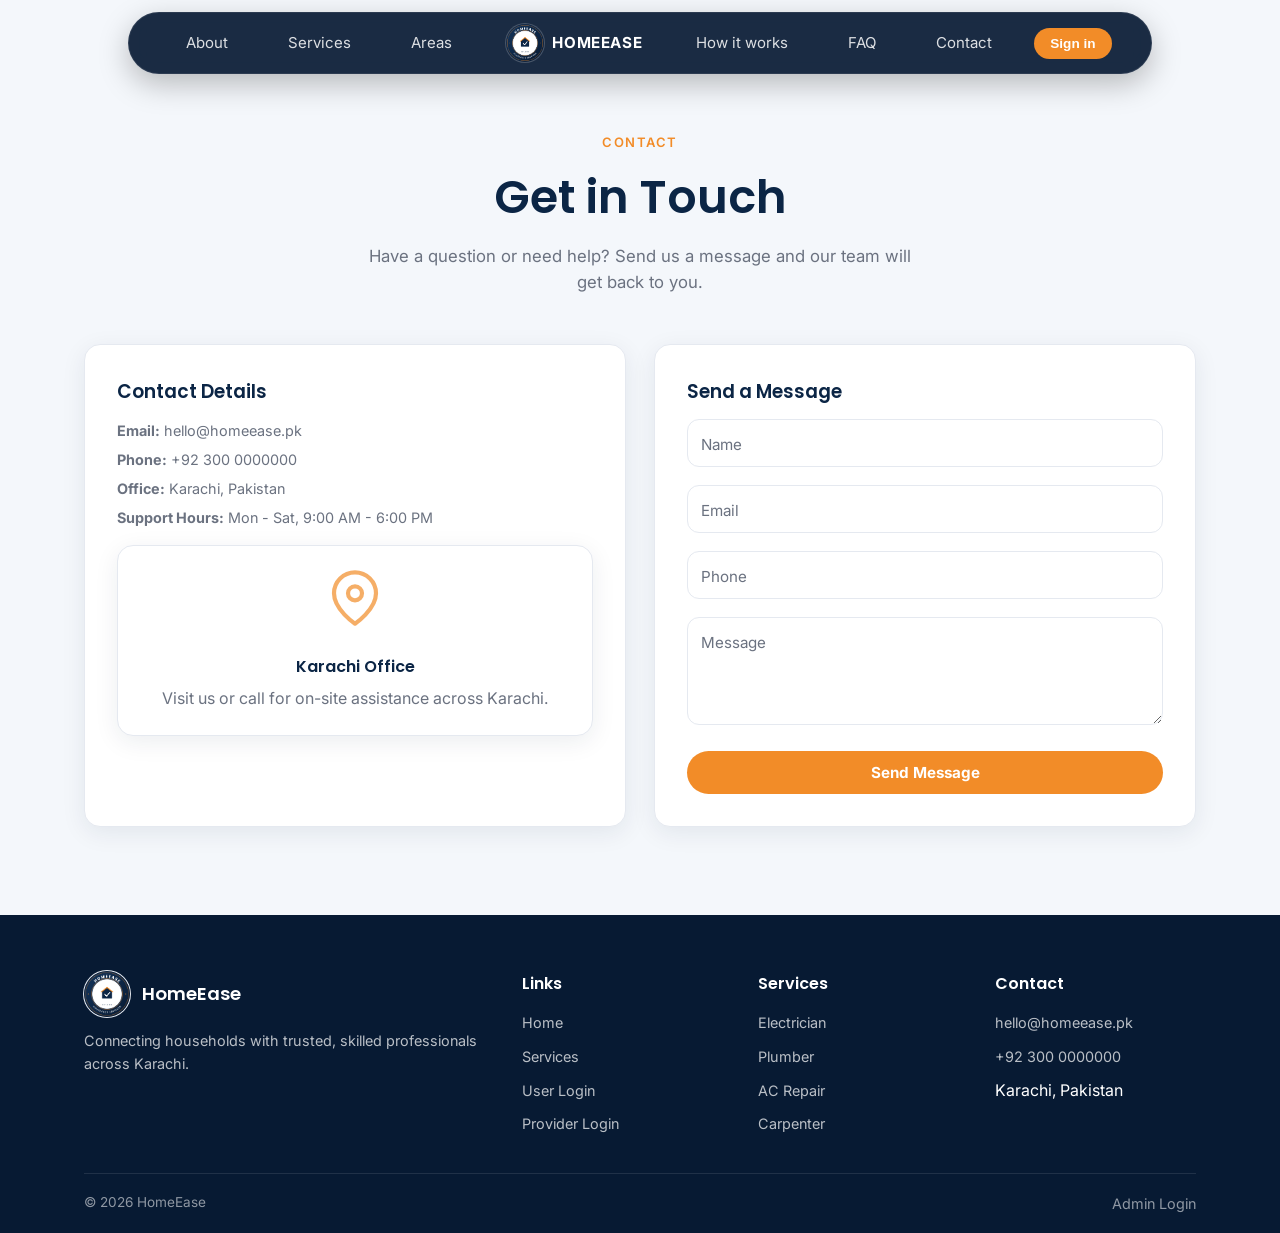
<file: pages/contact.html>
<!-- pages/contact.html - Contact HomeEase -->
<!DOCTYPE html>
<html lang="en">
<head>
  <meta charset="UTF-8">
  <meta name="viewport" content="width=device-width, initial-scale=1.0">
  <title>Contact - HomeEase</title>
  <link rel="icon" href="../images/logo.png">
  <link rel="preconnect" href="https://fonts.googleapis.com">
  <link rel="preconnect" href="https://fonts.gstatic.com" crossorigin>
  <link href="https://fonts.googleapis.com/css2?family=Inter+Tight:wght@300;400;500;600&family=Inter:wght@400;500;600&display=swap" rel="stylesheet">
  <link rel="stylesheet" href="../css/style.css">
</head>
<body>
  <header id="site-header"></header>

  <section class="section" style="padding-top:40px;">
    <div class="container">
      <div class="section-label">Contact</div>
      <h2 class="section-title fade-in">Get in Touch</h2>
      <p class="section-sub fade-in">Have a question or need help? Send us a message and our team will get back to you.</p>

      <div class="grid grid-2 stagger">
        <div class="card fade-in">
          <h3 style="margin-bottom:12px;">Contact Details</h3>
          <p class="booking-meta" style="margin-bottom:6px;"><strong>Email:</strong> hello@homeease.pk</p>
          <p class="booking-meta" style="margin-bottom:6px;"><strong>Phone:</strong> +92 300 0000000</p>
          <p class="booking-meta" style="margin-bottom:6px;"><strong>Office:</strong> Karachi, Pakistan</p>
          <p class="booking-meta" style="margin-bottom:16px;"><strong>Support Hours:</strong> Mon - Sat, 9:00 AM - 6:00 PM</p>
          <div class="empty-state" style="padding:24px;">
            <span data-icon="location" data-size="40"></span>
            <h4 style="margin-top:8px;">Karachi Office</h4>
            <p>Visit us or call for on-site assistance across Karachi.</p>
          </div>
        </div>

        <div class="card fade-in">
          <h3 style="margin-bottom:12px;">Send a Message</h3>
          <form onsubmit="handleContact(event)">
            <div class="float-group">
              <label for="cname">Name</label>
              <input id="cname" type="text" placeholder=" " required>
            </div>
            <div class="float-group">
              <label for="cemail">Email</label>
              <input id="cemail" type="email" placeholder=" " required>
            </div>
            <div class="float-group">
              <label for="cphone">Phone</label>
              <input id="cphone" type="tel" placeholder=" ">
            </div>
            <div class="float-group">
              <label for="cmessage">Message</label>
              <textarea id="cmessage" rows="4" placeholder=" " required></textarea>
            </div>
            <button type="submit" class="btn btn-primary" style="width:100%">Send Message</button>
          </form>
        </div>
      </div>
    </div>
  </section>

  <div id="footer"></div>

  <script src="../js/data.js"></script>
  <script src="../js/auth.js"></script>
  <script src="../js/nav.js"></script>
  <script src="../js/main.js"></script>
  <script>
    function handleContact(event) {
      event.preventDefault();
      if (typeof showToast === "function") showToast("Message sent! We will get back to you soon.", "success");
      else alert("Message sent!");
      event.target.reset();
    }
    (function() {
      const groups = document.querySelectorAll(".stagger");
      if (!("IntersectionObserver" in window)) { groups.forEach(g=>g.classList.add("visible")); return; }
      const io = new IntersectionObserver(entries => { entries.forEach(en => { if (en.isIntersecting) { en.target.classList.add("visible"); io.unobserve(en.target); } }); }, { threshold: 0.15 });
      groups.forEach(g => io.observe(g));
    })();
  </script>
</body>
</html>
</file>
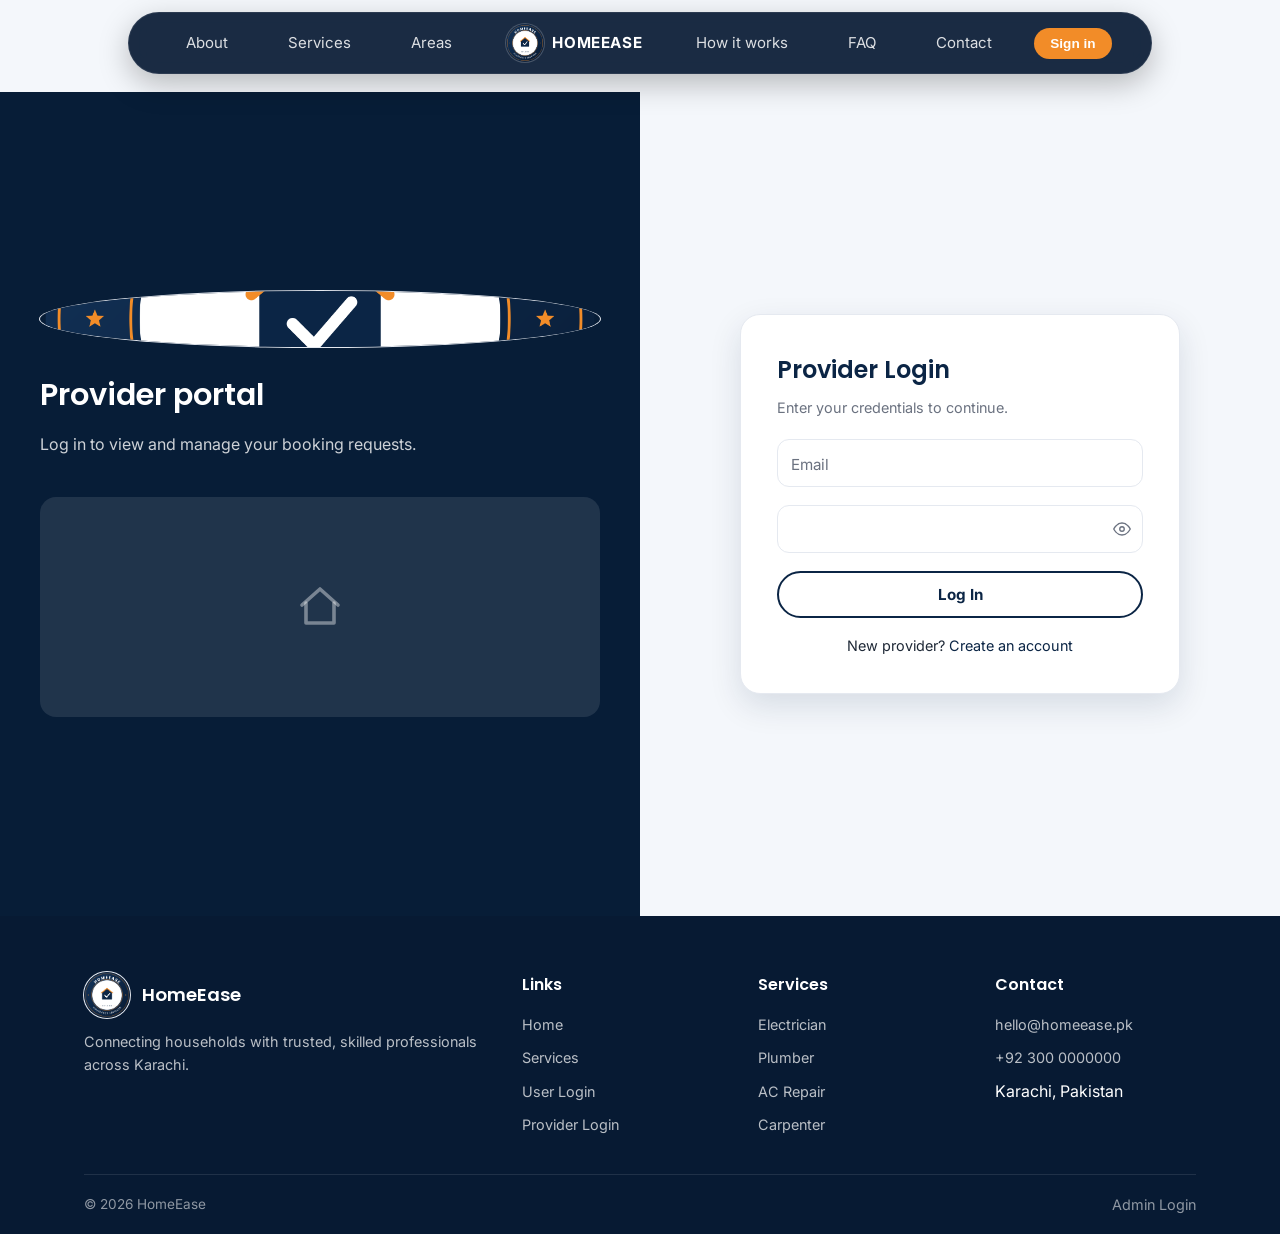
<file: pages/provider-dashboard.html>
<!-- pages/provider-dashboard.html - Service provider dashboard (redesigned) -->
<!DOCTYPE html>
<html lang="en">
<head>
  <meta charset="UTF-8">
  <meta name="viewport" content="width=device-width, initial-scale=1.0">
  <title>Provider Dashboard - HomeEase</title>
  <link rel="icon" href="../images/logo.png">
  <link rel="preconnect" href="https://fonts.googleapis.com">
  <link rel="preconnect" href="https://fonts.gstatic.com" crossorigin>
  <link href="https://fonts.googleapis.com/css2?family=Poppins:wght@500;600;700;800&family=Inter:wght@400;500;600&display=swap" rel="stylesheet">
  <link rel="stylesheet" href="../css/style.css">
</head>
<body>
  <header id="site-header"></header>
  <div class="container">
    <div class="dash-layout">
      <aside class="sidebar">
        <div class="side-title">Provider Panel</div>
        <a href="provider-dashboard.html" class="active">Dashboard</a>
        <a href="#" onclick="logout();return false;">Logout</a>
      </aside>
      <main>
        <div class="dashboard-header fade-in">
          <h2 class="welcome" id="welcome">Welcome</h2>
        </div>
        <h3 style="color:var(--cream);margin-bottom:12px">Booking Requests</h3>
        <div id="requests" class="booking-list"></div>
      </main>
    </div>
  </div>
  <div id="footer"></div>
  <script src="../js/data.js"></script>
  <script src="../js/auth.js"></script>
  <script src="../js/nav.js"></script>
  <script src="../js/main.js"></script>
  <script>
    if (!requireRole("provider")) { /* redirected */ }
    else {
      const current = getCurrentUser();
      document.getElementById("welcome").textContent = "Welcome, " + current.name + " (" + current.service + ")";
      const mine = getBookings().filter(b => b.technicianId === current.id);
      const container = document.getElementById("requests");
      if (mine.length === 0) {
        container.innerHTML = '<div class="empty-state fade-in">' + icon("inbox", 48) + '<h4>No booking requests yet</h4><p>New requests will appear here.</p></div>';
      } else {
        container.innerHTML = mine.map(b => `
          <div class="booking-item fade-in">
            <h4>${b.service} - ${b.userName} ${statusBadge(b.status)}</h4>
            <div class="booking-meta">Date: ${b.date} ${b.time}</div>
            <div class="booking-meta">Address: ${b.address}</div>
          </div>
        `).join("");
      }
      initScrollAnimations();
    }
  </script>
</body>
</html>
</file>
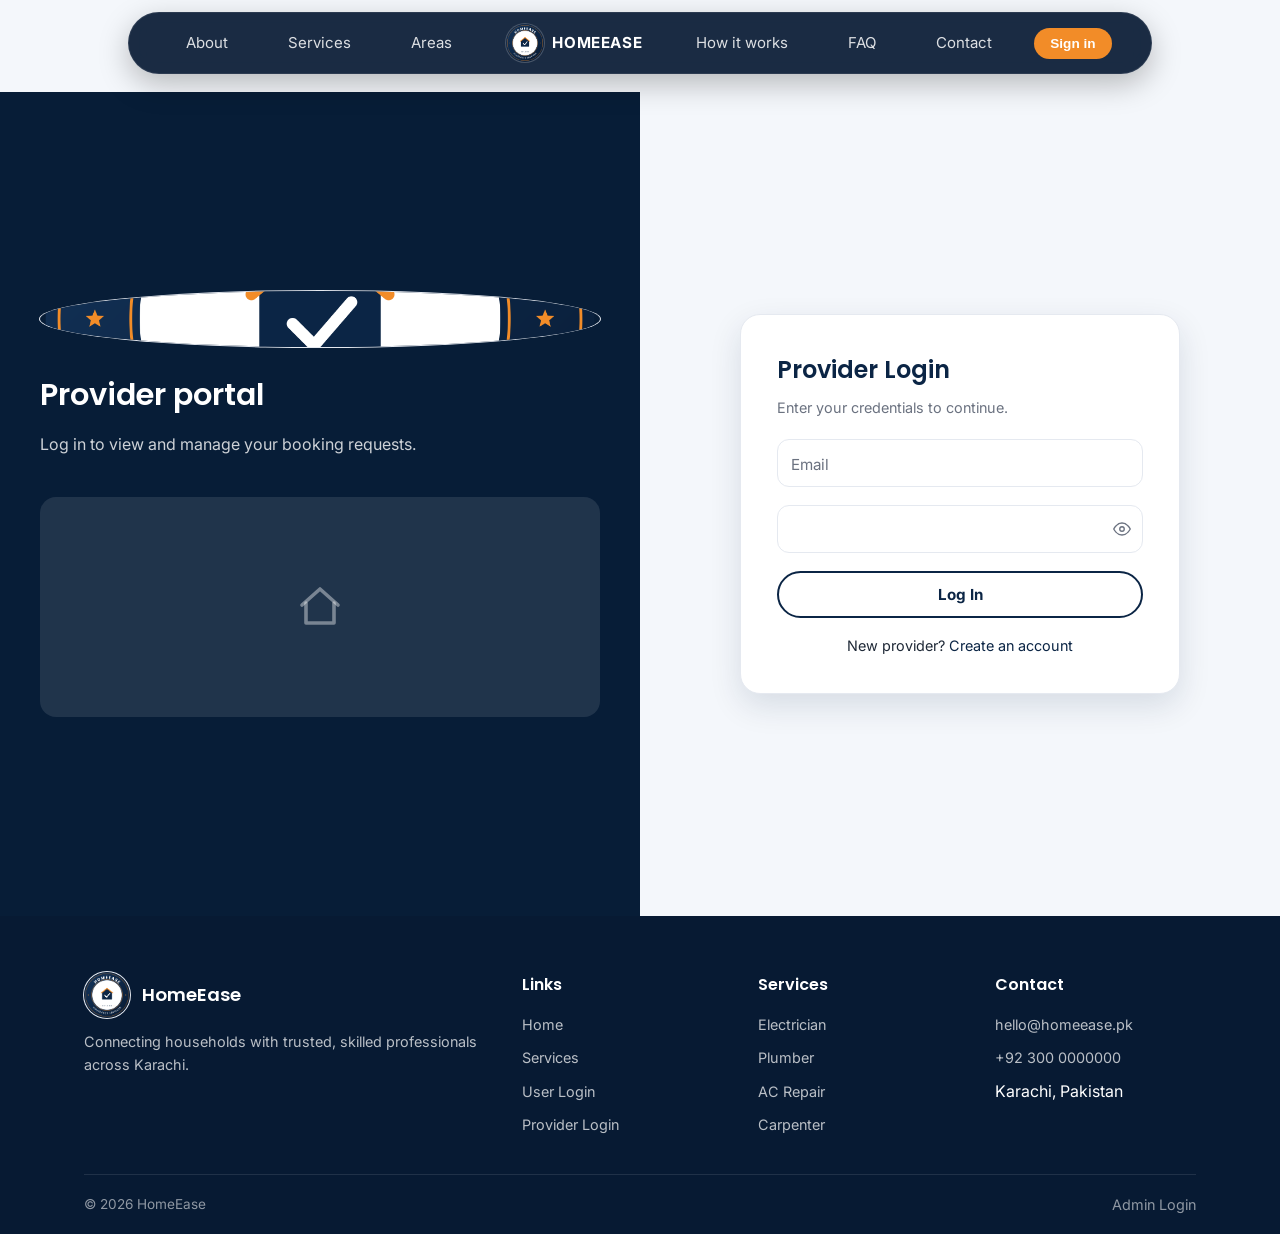
<file: pages/provider-login.html>
<!-- pages/provider-login.html - Service provider login page -->
<!DOCTYPE html>
<html lang="en">
<head>
  <meta charset="UTF-8">
  <meta name="viewport" content="width=device-width, initial-scale=1.0">
  <title>Provider Login - HomeEase</title>
  <link rel="icon" href="../images/logo.png">
  <link rel="preconnect" href="https://fonts.googleapis.com">
  <link rel="preconnect" href="https://fonts.gstatic.com" crossorigin>
  <link href="https://fonts.googleapis.com/css2?family=Inter+Tight:wght@300;400;500;600&family=Inter:wght@400;500;600&display=swap" rel="stylesheet">
  <link rel="stylesheet" href="../css/style.css">
</head>
<body>
  <header id="site-header"></header>
  <div class="auth-split">
    <div class="auth-panel">
      <img src="../images/logo.png" alt="HomeEase logo" class="site-logo">
      <h2>Provider portal</h2>
      <p>Log in to view and manage your booking requests.</p>
      <div class="photo-placeholder"></div>
    </div>
    <div class="auth-form-side">
      <div class="form-card">
        <h2 style="margin-bottom:6px;">Provider Login</h2>
        <p style="color:var(--muted);margin-bottom:20px;font-size:0.9rem;">Enter your credentials to continue.</p>
        <div id="errLogin" class="alert alert-error"></div>
        <form onsubmit="handleProviderLogin(event)">
          <div class="float-group">
            <label for="email">Email</label>
            <input id="email" type="email" placeholder=" ">
          </div>
          <div class="float-group">
            <label for="password">Password</label>
            <div class="input-wrap">
              <input id="password" type="password" placeholder=" ">
              <button type="button" class="toggle-pw" data-icon="eye" data-size="18" onclick="togglePassword('password', this)"></button>
            </div>
          </div>
          <button type="submit" class="btn btn-secondary" style="width:100%">Log In</button>
        </form>
        <p style="text-align:center;margin-top:16px;font-size:0.9rem;">New provider? <a href="provider-signup.html">Create an account</a></p>
      </div>
    </div>
  </div>
  <div id="footer"></div>
  <script src="../js/data.js"></script>
  <script src="../js/auth.js"></script>
  <script src="../js/nav.js"></script>
  <script src="../js/main.js"></script>
</body>
</html>
</file>
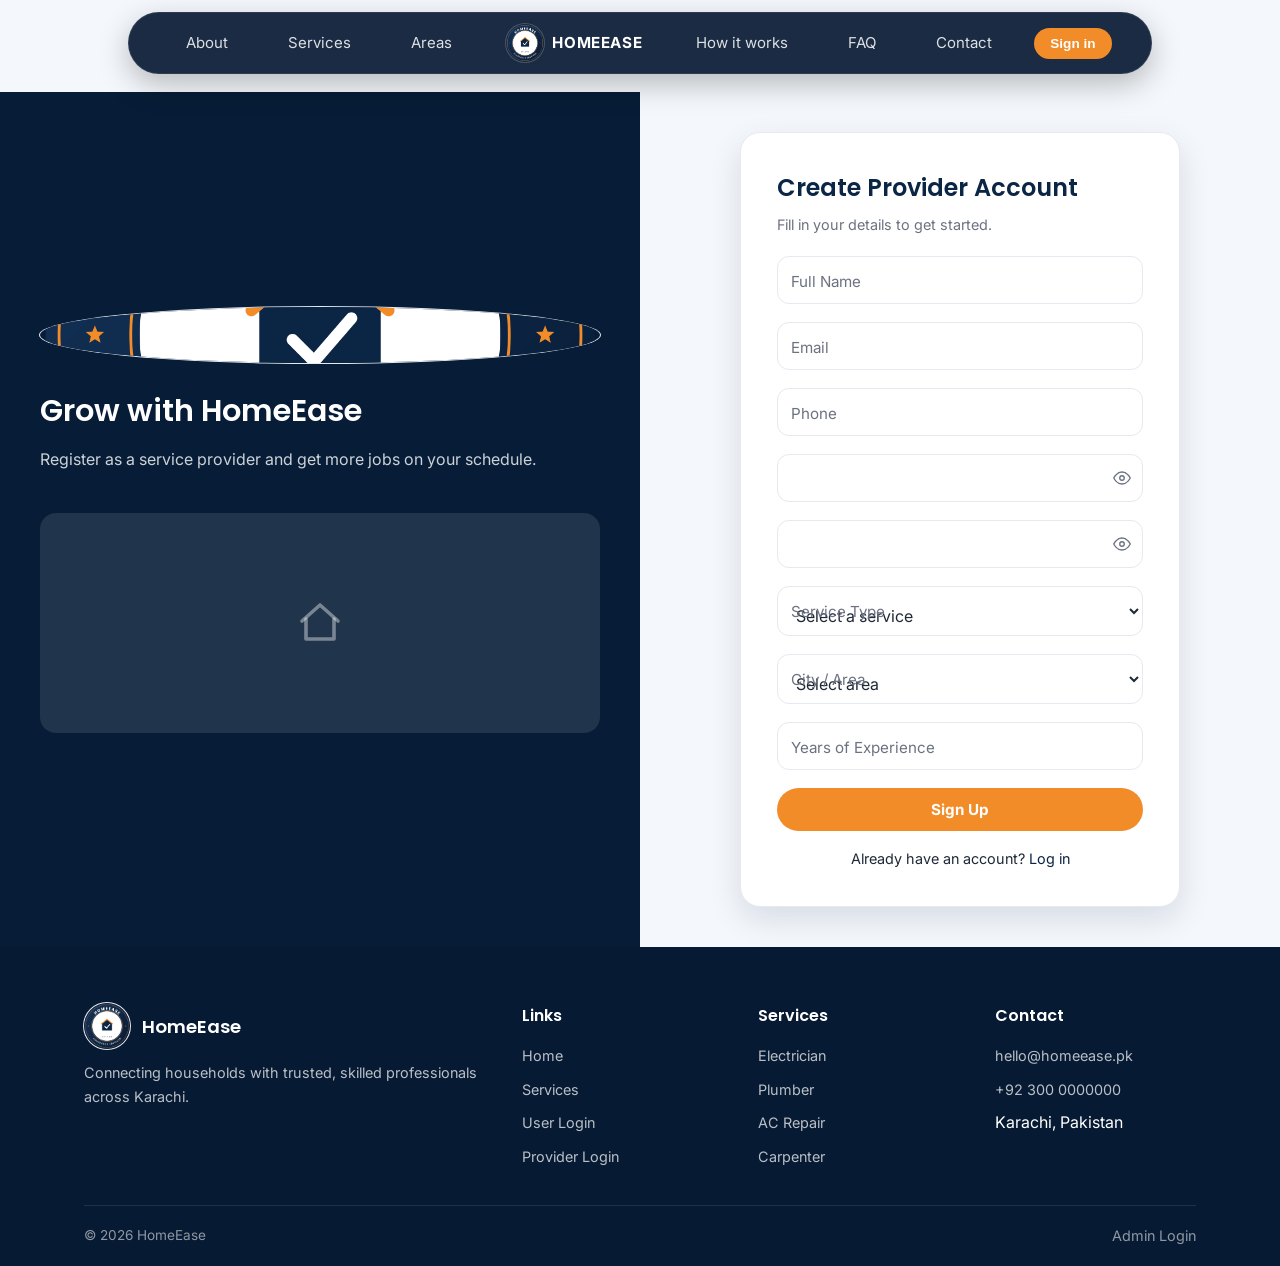
<file: pages/provider-signup.html>
<!-- pages/provider-signup.html - Service provider registration page -->
<!DOCTYPE html>
<html lang="en">
<head>
  <meta charset="UTF-8">
  <meta name="viewport" content="width=device-width, initial-scale=1.0">
  <title>Provider Sign Up - HomeEase</title>
  <link rel="icon" href="../images/logo.png">
  <link rel="preconnect" href="https://fonts.googleapis.com">
  <link rel="preconnect" href="https://fonts.gstatic.com" crossorigin>
  <link href="https://fonts.googleapis.com/css2?family=Inter+Tight:wght@300;400;500;600&family=Inter:wght@400;500;600&display=swap" rel="stylesheet">
  <link rel="stylesheet" href="../css/style.css">
</head>
<body>
  <header id="site-header"></header>
  <div class="auth-split">
    <div class="auth-panel">
      <img src="../images/logo.png" alt="HomeEase logo" class="site-logo">
      <h2>Grow with HomeEase</h2>
      <p>Register as a service provider and get more jobs on your schedule.</p>
      <div class="photo-placeholder"></div>
    </div>
    <div class="auth-form-side">
      <div class="form-card">
        <h2 style="margin-bottom:6px;">Create Provider Account</h2>
        <p style="color:var(--muted);margin-bottom:20px;font-size:0.9rem;">Fill in your details to get started.</p>
        <form onsubmit="handleProviderSignup(event)">
          <div class="float-group">
            <label for="name">Full Name</label>
            <input id="name" type="text" placeholder=" ">
            <div id="errName" class="error-msg"></div>
          </div>
          <div class="float-group">
            <label for="email">Email</label>
            <input id="email" type="email" placeholder=" ">
            <div id="errEmail" class="error-msg"></div>
          </div>
          <div class="float-group">
            <label for="phone">Phone</label>
            <input id="phone" type="tel" placeholder=" ">
            <div id="errPhone" class="error-msg"></div>
          </div>
          <div class="float-group">
            <label for="password">Password</label>
            <div class="input-wrap">
              <input id="password" type="password" placeholder=" ">
              <button type="button" class="toggle-pw" data-icon="eye" data-size="18" onclick="togglePassword('password', this)"></button>
            </div>
            <div id="errPassword" class="error-msg"></div>
          </div>
          <div class="float-group">
            <label for="confirm">Confirm Password</label>
            <div class="input-wrap">
              <input id="confirm" type="password" placeholder=" ">
              <button type="button" class="toggle-pw" data-icon="eye" data-size="18" onclick="togglePassword('confirm', this)"></button>
            </div>
            <div id="errConfirm" class="error-msg"></div>
          </div>
          <div class="float-group">
            <label for="service">Service Type</label>
            <select id="service">
              <option value="">Select a service</option>
              <option>Electrician</option>
              <option>Plumber</option>
              <option>AC Repair</option>
              <option>Fridge &amp; Kitchen Appliances</option>
              <option>Carpenter</option>
              <option>Painter</option>
              <option>CCTV &amp; Security</option>
              <option>Handyman</option>
            </select>
            <div id="errService" class="error-msg"></div>
          </div>
          <div class="float-group">
            <label for="city">City / Area</label>
            <select id="city">
              <option value="">Select area</option>
              <option>Gulshan-e-Iqbal</option>
              <option>Gulistan-e-Jauhar</option>
              <option>North Nazimabad</option>
              <option>DHA</option>
              <option>Clifton</option>
              <option>PECHS</option>
              <option>Saddar</option>
              <option>Malir</option>
              <option>Korangi</option>
              <option>Bahadurabad</option>
              <option>Nazimabad</option>
              <option>Federal B Area</option>
            </select>
            <div id="errCity" class="error-msg"></div>
          </div>
          <div class="float-group">
            <label for="experience">Years of Experience</label>
            <input id="experience" type="number" min="0" placeholder=" ">
            <div id="errExp" class="error-msg"></div>
          </div>
          <button type="submit" class="btn btn-primary" style="width:100%">Sign Up</button>
        </form>
        <p style="text-align:center;margin-top:16px;font-size:0.9rem;">Already have an account? <a href="provider-login.html">Log in</a></p>
      </div>
    </div>
  </div>
  <div id="footer"></div>
  <script src="../js/data.js"></script>
  <script src="../js/auth.js"></script>
  <script src="../js/nav.js"></script>
  <script src="../js/main.js"></script>
</body>
</html>
</file>
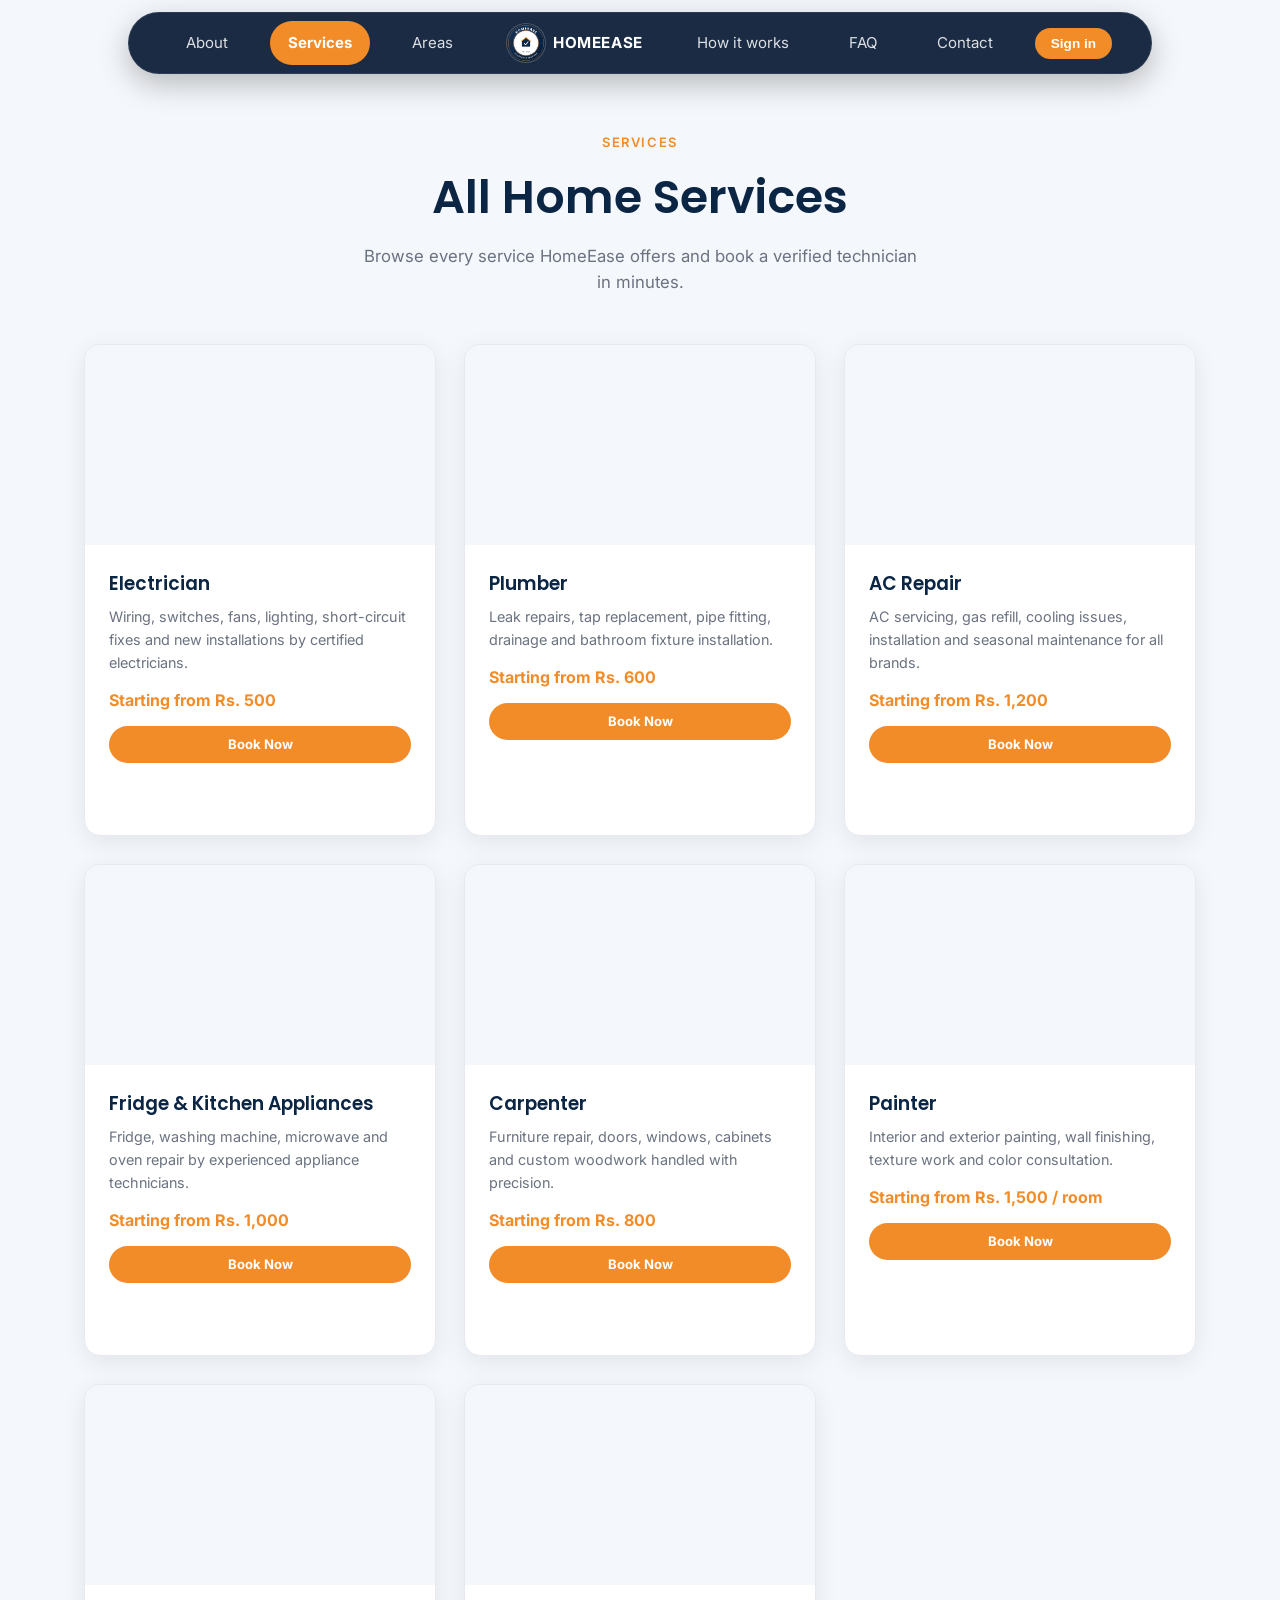
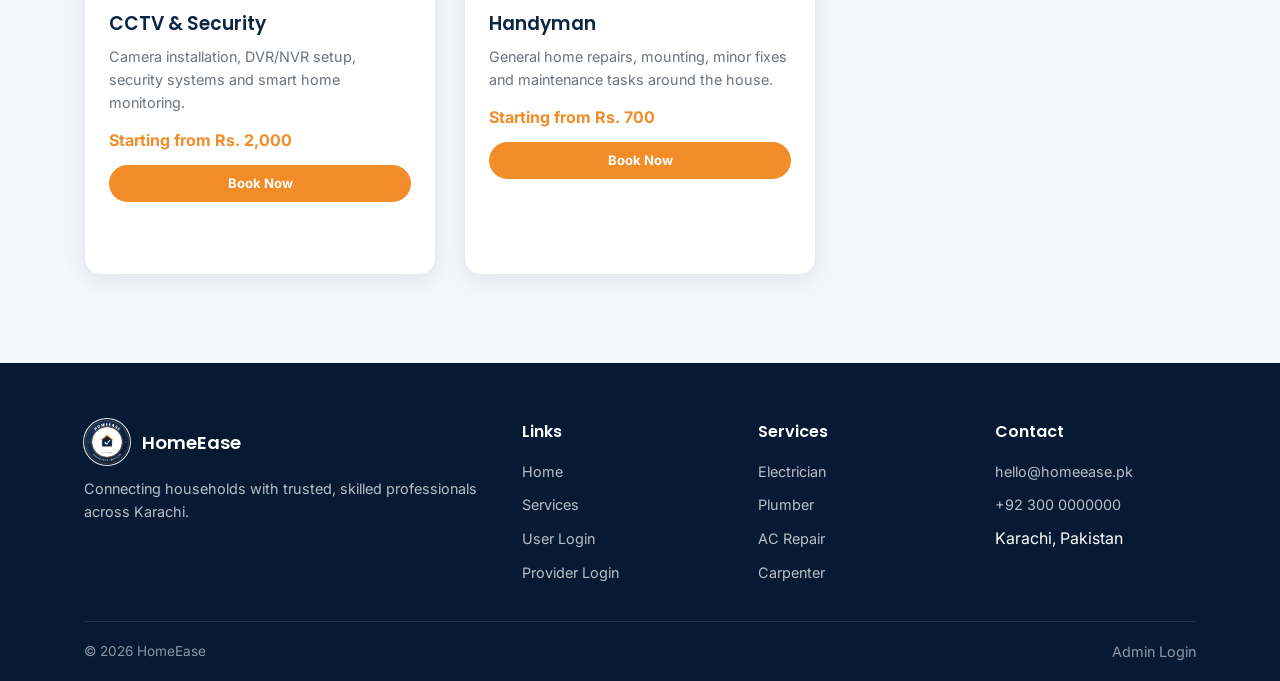
<file: pages/services.html>
<!-- pages/services.html - Dedicated services page -->
<!DOCTYPE html>
<html lang="en">
<head>
  <meta charset="UTF-8">
  <meta name="viewport" content="width=device-width, initial-scale=1.0">
  <title>Services - HomeEase</title>
  <link rel="icon" href="../images/logo.png">
  <link rel="preconnect" href="https://fonts.googleapis.com">
  <link rel="preconnect" href="https://fonts.gstatic.com" crossorigin>
  <link href="https://fonts.googleapis.com/css2?family=Inter+Tight:wght@300;400;500;600&family=Inter:wght@400;500;600&display=swap" rel="stylesheet">
  <link rel="stylesheet" href="../css/style.css">
</head>
<body>
  <header id="site-header"></header>

  <section class="section" style="padding-top:40px;">
    <div class="container">
      <div class="section-label">Services</div>
      <h2 class="section-title fade-in">All Home Services</h2>
      <p class="section-sub fade-in">Browse every service HomeEase offers and book a verified technician in minutes.</p>

      <div class="grid grid-3 stagger" id="servicesGrid">
        <div class="card service-card fade-in" id="service-electrician">
          <div class="service-media"><img src="../images/electrician.jpg" alt="Electrician" loading="lazy"></div>
          <div class="service-body">
            <h3>Electrician</h3>
            <p>Wiring, switches, fans, lighting, short-circuit fixes and new installations by certified electricians.</p>
            <div style="color:var(--orange);font-weight:700;margin-bottom:12px;">Starting from Rs. 500</div>
            <a class="btn btn-primary btn-sm" style="width:100%" href="booking.html?service=Electrician">Book Now</a>
          </div>
        </div>

        <div class="card service-card fade-in" id="service-plumber">
          <div class="service-media"><img src="../images/plumber.jpg" alt="Plumber" loading="lazy"></div>
          <div class="service-body">
            <h3>Plumber</h3>
            <p>Leak repairs, tap replacement, pipe fitting, drainage and bathroom fixture installation.</p>
            <div style="color:var(--orange);font-weight:700;margin-bottom:12px;">Starting from Rs. 600</div>
            <a class="btn btn-primary btn-sm" style="width:100%" href="booking.html?service=Plumber">Book Now</a>
          </div>
        </div>

        <div class="card service-card fade-in" id="service-ac">
          <div class="service-media"><img src="../images/ac-repair.jpg" alt="AC Repair" loading="lazy"></div>
          <div class="service-body">
            <h3>AC Repair</h3>
            <p>AC servicing, gas refill, cooling issues, installation and seasonal maintenance for all brands.</p>
            <div style="color:var(--orange);font-weight:700;margin-bottom:12px;">Starting from Rs. 1,200</div>
            <a class="btn btn-primary btn-sm" style="width:100%" href="booking.html?service=AC%20Repair">Book Now</a>
          </div>
        </div>

        <div class="card service-card fade-in" id="service-fridge">
          <div class="service-media"><img src="../images/fridge-repair.jpg" alt="Fridge and Appliances" loading="lazy"></div>
          <div class="service-body">
            <h3>Fridge &amp; Kitchen Appliances</h3>
            <p>Fridge, washing machine, microwave and oven repair by experienced appliance technicians.</p>
            <div style="color:var(--orange);font-weight:700;margin-bottom:12px;">Starting from Rs. 1,000</div>
            <a class="btn btn-primary btn-sm" style="width:100%" href="booking.html?service=Fridge%20%26%20Kitchen%20Appliances">Book Now</a>
          </div>
        </div>

        <div class="card service-card fade-in" id="service-carpenter">
          <div class="service-media"><img src="../images/carpenter.jpg" alt="Carpenter" loading="lazy"></div>
          <div class="service-body">
            <h3>Carpenter</h3>
            <p>Furniture repair, doors, windows, cabinets and custom woodwork handled with precision.</p>
            <div style="color:var(--orange);font-weight:700;margin-bottom:12px;">Starting from Rs. 800</div>
            <a class="btn btn-primary btn-sm" style="width:100%" href="booking.html?service=Carpenter">Book Now</a>
          </div>
        </div>

        <div class="card service-card fade-in" id="service-painter">
          <div class="service-media"><img src="../images/painter.jpg" alt="Painter" loading="lazy"></div>
          <div class="service-body">
            <h3>Painter</h3>
            <p>Interior and exterior painting, wall finishing, texture work and color consultation.</p>
            <div style="color:var(--orange);font-weight:700;margin-bottom:12px;">Starting from Rs. 1,500 / room</div>
            <a class="btn btn-primary btn-sm" style="width:100%" href="booking.html?service=Painter">Book Now</a>
          </div>
        </div>

        <div class="card service-card fade-in" id="service-cctv">
          <div class="service-media"><img src="../images/cctv.jpg" alt="CCTV and Security" loading="lazy"></div>
          <div class="service-body">
            <h3>CCTV &amp; Security</h3>
            <p>Camera installation, DVR/NVR setup, security systems and smart home monitoring.</p>
            <div style="color:var(--orange);font-weight:700;margin-bottom:12px;">Starting from Rs. 2,000</div>
            <a class="btn btn-primary btn-sm" style="width:100%" href="booking.html?service=CCTV%20%26%20Security">Book Now</a>
          </div>
        </div>

        <div class="card service-card fade-in" id="service-handyman">
          <div class="service-media"><img src="../images/handyman.jpg" alt="Handyman" loading="lazy"></div>
          <div class="service-body">
            <h3>Handyman</h3>
            <p>General home repairs, mounting, minor fixes and maintenance tasks around the house.</p>
            <div style="color:var(--orange);font-weight:700;margin-bottom:12px;">Starting from Rs. 700</div>
            <a class="btn btn-primary btn-sm" style="width:100%" href="booking.html?service=Handyman">Book Now</a>
          </div>
        </div>
      </div>
    </div>
  </section>

  <div id="footer"></div>

  <script src="../js/data.js"></script>
  <script src="../js/auth.js"></script>
  <script src="../js/nav.js"></script>
  <script src="../js/main.js"></script>
  <script>
    (function() {
      const groups = document.querySelectorAll(".stagger");
      if (!("IntersectionObserver" in window)) { groups.forEach(g=>g.classList.add("visible")); return; }
      const io = new IntersectionObserver(entries => { entries.forEach(en => { if (en.isIntersecting) { en.target.classList.add("visible"); io.unobserve(en.target); } }); }, { threshold: 0.15 });
      groups.forEach(g => io.observe(g));
    })();
  </script>
</body>
</html>
</file>
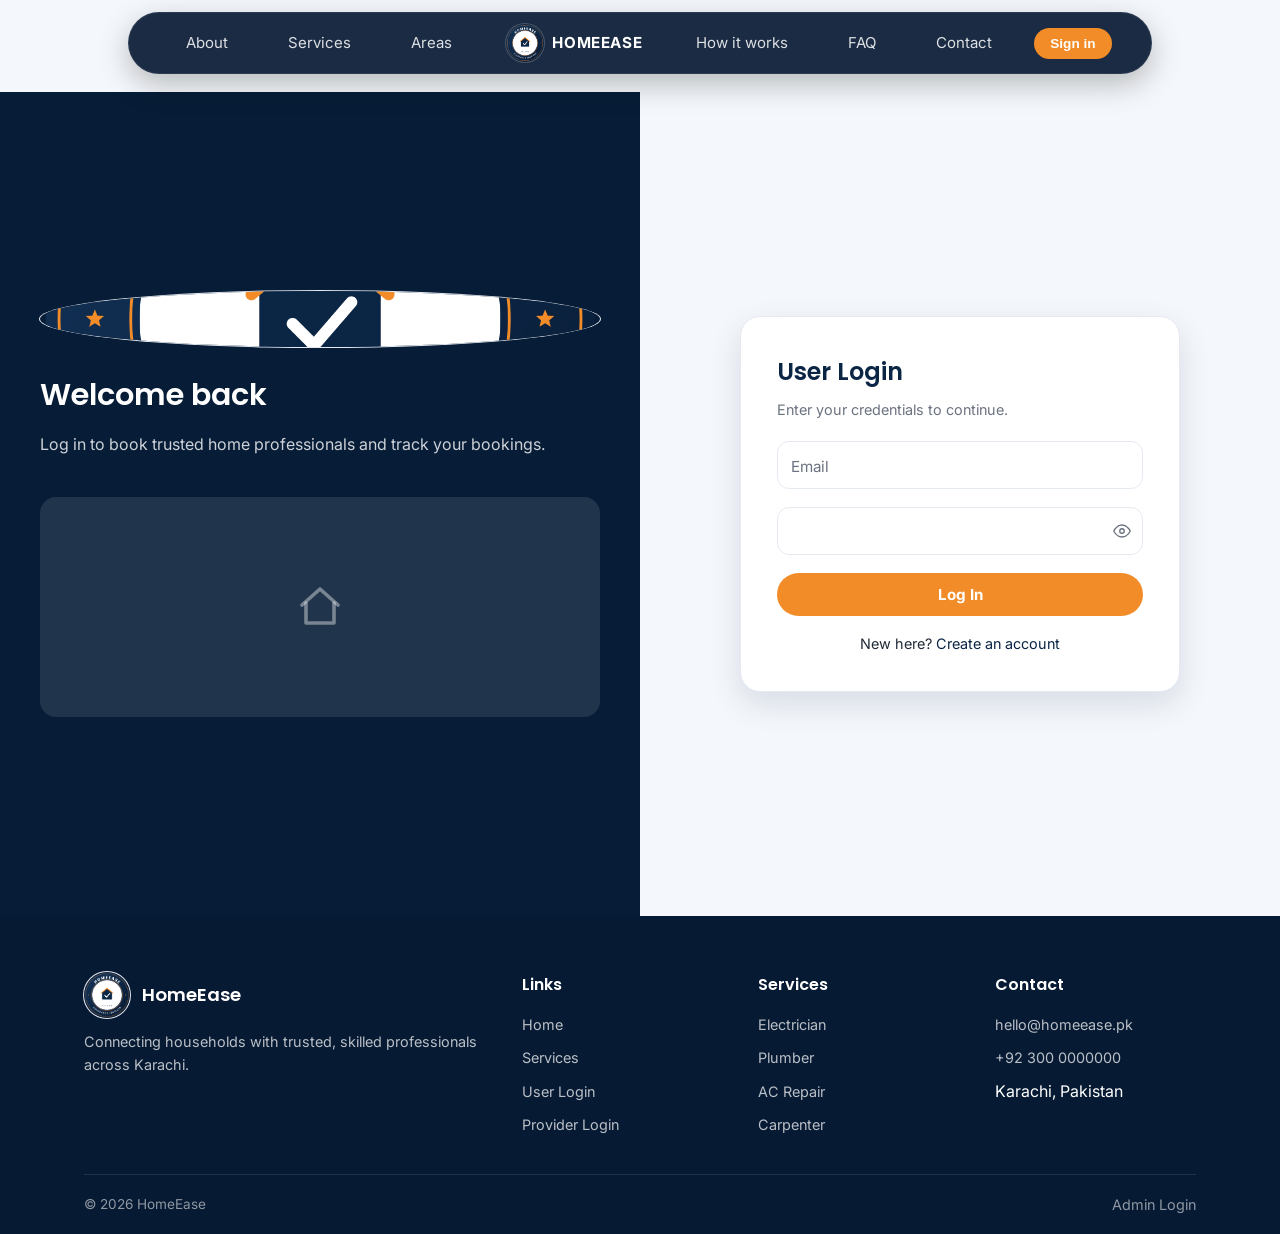
<file: pages/user-dashboard.html>
<!-- pages/user-dashboard.html - Customer dashboard (redesigned) -->
<!DOCTYPE html>
<html lang="en">
<head>
  <meta charset="UTF-8">
  <meta name="viewport" content="width=device-width, initial-scale=1.0">
  <title>User Dashboard - HomeEase</title>
  <link rel="icon" href="../images/logo.png">
  <link rel="preconnect" href="https://fonts.googleapis.com">
  <link rel="preconnect" href="https://fonts.gstatic.com" crossorigin>
  <link href="https://fonts.googleapis.com/css2?family=Poppins:wght@500;600;700;800&family=Inter:wght@400;500;600&display=swap" rel="stylesheet">
  <link rel="stylesheet" href="../css/style.css">
</head>
<body>
  <header id="site-header"></header>
  <div class="container">
    <div class="dash-layout">
      <aside class="sidebar">
        <div class="side-title">User Panel</div>
        <a href="user-dashboard.html" class="active">Dashboard</a>
        <a href="services.html">Book a service</a>
        <a href="#" onclick="logout();return false;">Logout</a>
      </aside>
      <main>
        <div class="dashboard-header fade-in">
          <h2 class="welcome" id="welcome">Welcome</h2>
        </div>
        <h3 style="color:var(--cream);margin-bottom:12px">My Bookings</h3>
        <div id="bookings" class="booking-list"></div>
      </main>
    </div>
  </div>
  <div id="footer"></div>
  <script src="../js/data.js"></script>
  <script src="../js/auth.js"></script>
  <script src="../js/nav.js"></script>
  <script src="../js/main.js"></script>
  <script>
    if (!requireRole("user")) { /* redirected */ }
    else {
      const current = getCurrentUser();
      document.getElementById("welcome").textContent = "Welcome, " + current.name + "!";
      const mine = getBookings().filter(b => b.userId === current.id);
      const container = document.getElementById("bookings");
      if (mine.length === 0) {
        container.innerHTML = '<div class="empty-state fade-in">' + icon("inbox", 48) + '<h4>No bookings yet</h4><p>Book a service to get started.</p><a href="services.html" class="btn btn-primary btn-sm" style="margin-top:12px">Browse services</a></div>';
      } else {
        container.innerHTML = mine.map(b => `
          <div class="booking-item fade-in">
            <h4>${b.service} ${statusBadge(b.status)}</h4>
            <div class="booking-meta">Technician: ${b.technicianName} &nbsp;|&nbsp; Date: ${b.date} ${b.time}</div>
            <div class="booking-meta">Address: ${b.address}</div>
          </div>
        `).join("");
      }
      initScrollAnimations();
    }
  </script>
</body>
</html>
</file>
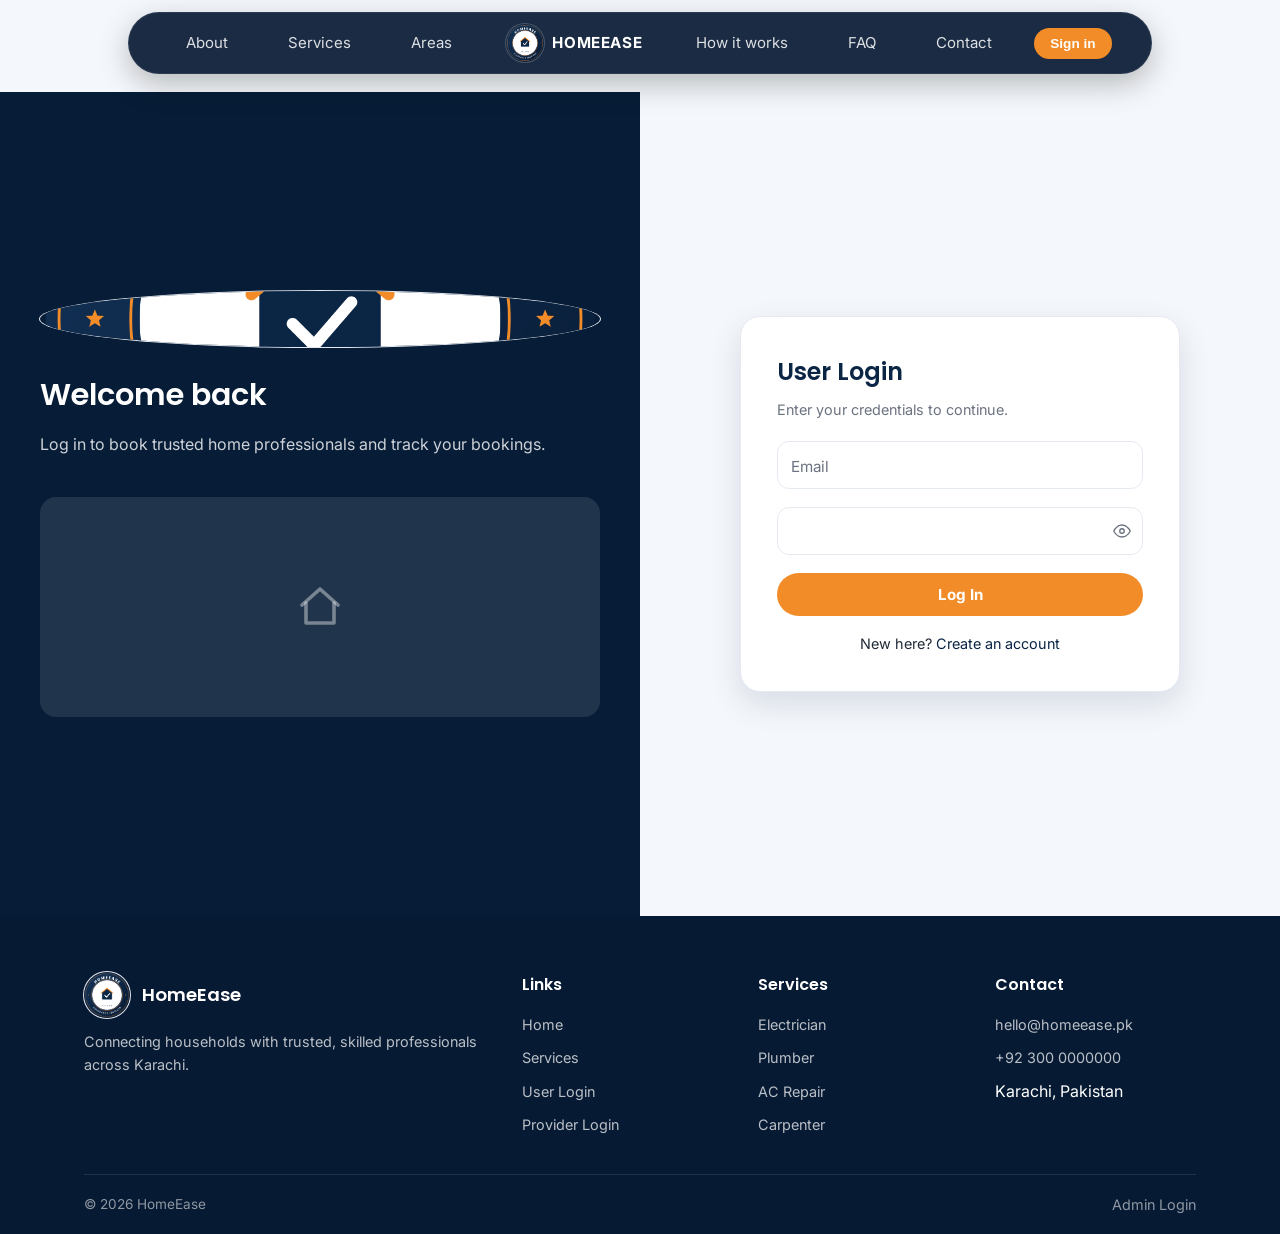
<file: pages/user-login.html>
<!-- pages/user-login.html - Customer login page -->
<!DOCTYPE html>
<html lang="en">
<head>
  <meta charset="UTF-8">
  <meta name="viewport" content="width=device-width, initial-scale=1.0">
  <title>User Login - HomeEase</title>
  <link rel="icon" href="../images/logo.png">
  <link rel="preconnect" href="https://fonts.googleapis.com">
  <link rel="preconnect" href="https://fonts.gstatic.com" crossorigin>
  <link href="https://fonts.googleapis.com/css2?family=Inter+Tight:wght@300;400;500;600&family=Inter:wght@400;500;600&display=swap" rel="stylesheet">
  <link rel="stylesheet" href="../css/style.css">
</head>
<body>
  <header id="site-header"></header>
  <div class="auth-split">
    <div class="auth-panel">
      <img src="../images/logo.png" alt="HomeEase logo" class="site-logo">
      <h2>Welcome back</h2>
      <p>Log in to book trusted home professionals and track your bookings.</p>
      <div class="photo-placeholder"></div>
    </div>
    <div class="auth-form-side">
      <div class="form-card">
        <h2 style="margin-bottom:6px;">User Login</h2>
        <p style="color:var(--muted);margin-bottom:20px;font-size:0.9rem;">Enter your credentials to continue.</p>
        <div id="errLogin" class="alert alert-error"></div>
        <form onsubmit="handleUserLogin(event)">
          <div class="float-group">
            <label for="email">Email</label>
            <input id="email" type="email" placeholder=" ">
          </div>
          <div class="float-group">
            <label for="password">Password</label>
            <div class="input-wrap">
              <input id="password" type="password" placeholder=" ">
              <button type="button" class="toggle-pw" data-icon="eye" data-size="18" onclick="togglePassword('password', this)"></button>
            </div>
          </div>
          <button type="submit" class="btn btn-primary" style="width:100%">Log In</button>
        </form>
        <p style="text-align:center;margin-top:16px;font-size:0.9rem;">New here? <a href="user-signup.html">Create an account</a></p>
      </div>
    </div>
  </div>
  <div id="footer"></div>
  <script src="../js/data.js"></script>
  <script src="../js/auth.js"></script>
  <script src="../js/nav.js"></script>
  <script src="../js/main.js"></script>
</body>
</html>
</file>
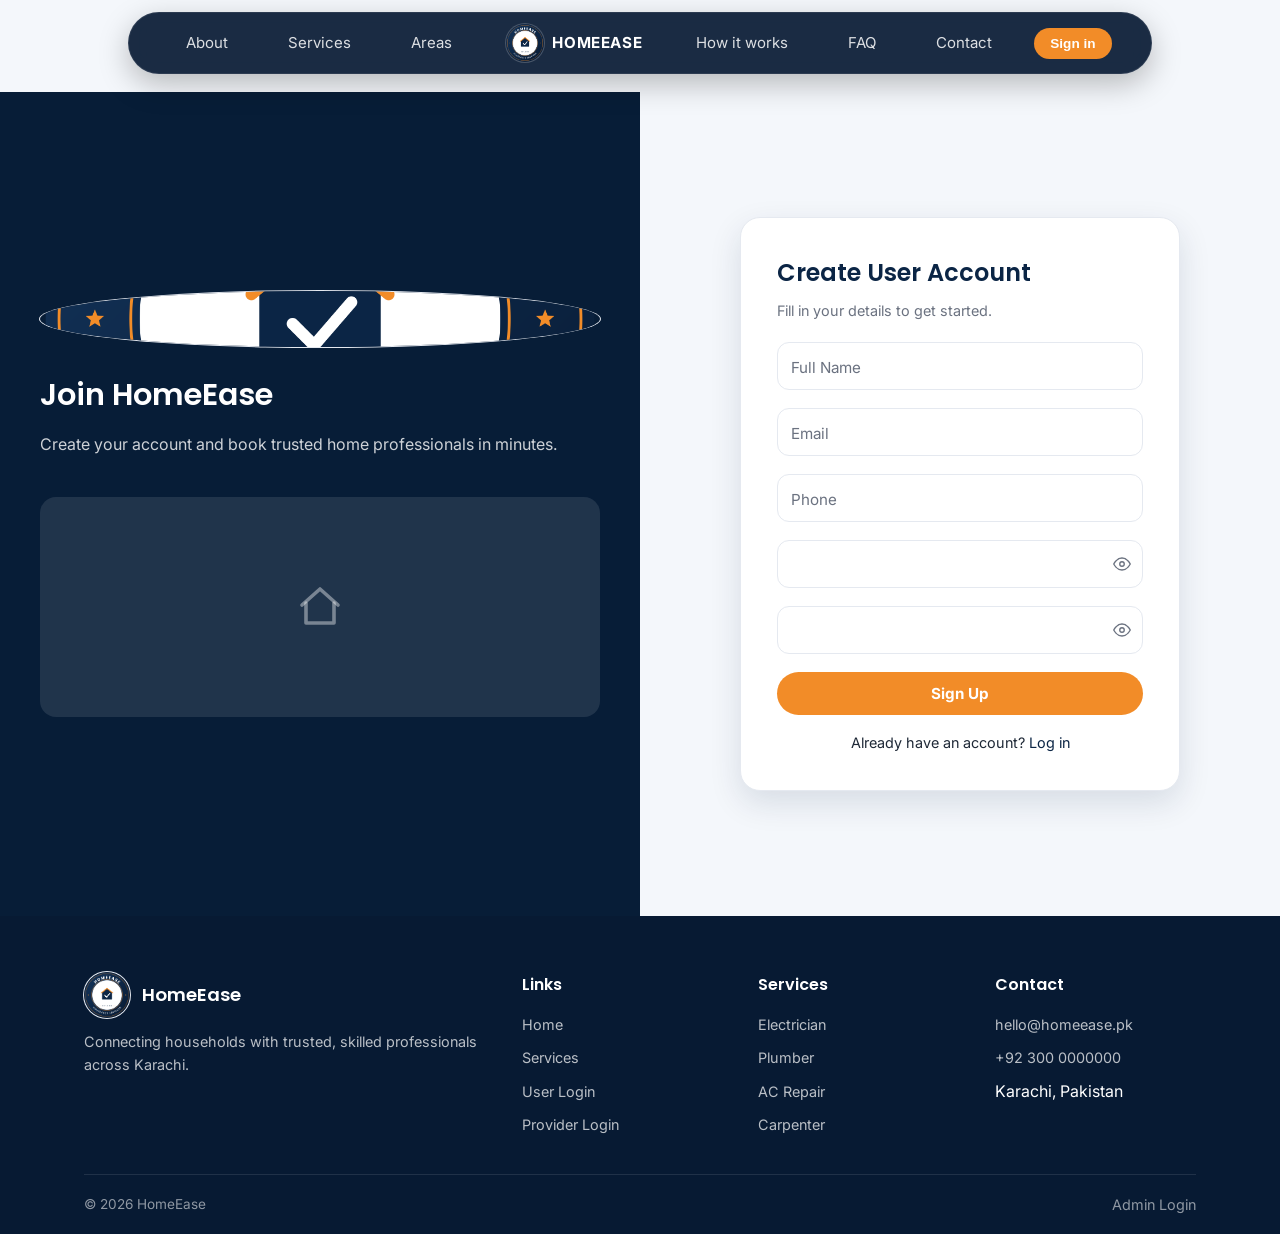
<file: pages/user-signup.html>
<!-- pages/user-signup.html - Customer registration page -->
<!DOCTYPE html>
<html lang="en">
<head>
  <meta charset="UTF-8">
  <meta name="viewport" content="width=device-width, initial-scale=1.0">
  <title>User Sign Up - HomeEase</title>
  <link rel="icon" href="../images/logo.png">
  <link rel="preconnect" href="https://fonts.googleapis.com">
  <link rel="preconnect" href="https://fonts.gstatic.com" crossorigin>
  <link href="https://fonts.googleapis.com/css2?family=Inter+Tight:wght@300;400;500;600&family=Inter:wght@400;500;600&display=swap" rel="stylesheet">
  <link rel="stylesheet" href="../css/style.css">
</head>
<body>
  <header id="site-header"></header>
  <div class="auth-split">
    <div class="auth-panel">
      <img src="../images/logo.png" alt="HomeEase logo" class="site-logo">
      <h2>Join HomeEase</h2>
      <p>Create your account and book trusted home professionals in minutes.</p>
      <div class="photo-placeholder"></div>
    </div>
    <div class="auth-form-side">
      <div class="form-card">
        <h2 style="margin-bottom:6px;">Create User Account</h2>
        <p style="color:var(--muted);margin-bottom:20px;font-size:0.9rem;">Fill in your details to get started.</p>
        <form onsubmit="handleUserSignup(event)">
          <div class="float-group">
            <label for="name">Full Name</label>
            <input id="name" type="text" placeholder=" ">
            <div id="errName" class="error-msg"></div>
          </div>
          <div class="float-group">
            <label for="email">Email</label>
            <input id="email" type="email" placeholder=" ">
            <div id="errEmail" class="error-msg"></div>
          </div>
          <div class="float-group">
            <label for="phone">Phone</label>
            <input id="phone" type="tel" placeholder=" ">
            <div id="errPhone" class="error-msg"></div>
          </div>
          <div class="float-group">
            <label for="password">Password</label>
            <div class="input-wrap">
              <input id="password" type="password" placeholder=" ">
              <button type="button" class="toggle-pw" data-icon="eye" data-size="18" onclick="togglePassword('password', this)"></button>
            </div>
            <div id="errPassword" class="error-msg"></div>
          </div>
          <div class="float-group">
            <label for="confirm">Confirm Password</label>
            <div class="input-wrap">
              <input id="confirm" type="password" placeholder=" ">
              <button type="button" class="toggle-pw" data-icon="eye" data-size="18" onclick="togglePassword('confirm', this)"></button>
            </div>
            <div id="errConfirm" class="error-msg"></div>
          </div>
          <button type="submit" class="btn btn-primary" style="width:100%">Sign Up</button>
        </form>
        <p style="text-align:center;margin-top:16px;font-size:0.9rem;">Already have an account? <a href="user-login.html">Log in</a></p>
      </div>
    </div>
  </div>
  <div id="footer"></div>
  <script src="../js/data.js"></script>
  <script src="../js/auth.js"></script>
  <script src="../js/nav.js"></script>
  <script src="../js/main.js"></script>
</body>
</html>
</file>
<file: css/style.css>
/* css/style.css - HomeEase light theme */

@import url('https://fonts.googleapis.com/css2?family=Poppins:wght@500;600;700&family=Inter:wght@400;500;600&display=swap');

:root {
  --navy: #0B2545;
  --navy-deep: #071A33;
  --orange: #F28C28;
  --orange-dark: #D9640A;
  --bg: #F4F7FB;
  --white: #FFFFFF;
  --text: #1F2937;
  --muted: #6B7280;
  --line: #E5E9F0;
  --shadow: 0 6px 24px rgba(11,37,69,0.08);
  --shadow-lg: 0 12px 32px rgba(11,37,69,0.12);
  --trans: 0.25s ease;
  --radius: 16px;
  --radius-sm: 14px;
}

* { box-sizing: border-box; margin: 0; padding: 0; }
html { scroll-behavior: smooth; }
body {
  font-family: "Inter", system-ui, sans-serif;
  background: var(--bg);
  color: var(--text);
  line-height: 1.6;
  min-height: 100vh;
  display: flex;
  flex-direction: column;
  -webkit-font-smoothing: antialiased;
  overflow-x: hidden;
}
h1,h2,h3,h4,h5 { font-family: "Poppins", sans-serif; color: var(--navy); font-weight: 600; }
a { color: var(--navy); text-decoration: none; transition: color var(--trans); }
a:hover { color: var(--orange); }
img { max-width: 100%; display: block; }

/* ---------- Announcement bar ---------- */
.announcement-bar {
  height: 40px; background: var(--navy-deep); color: #fff; font-size: 14px;
  display: flex; align-items: center; overflow: hidden; white-space: nowrap;
}
.announcement-bar .ann-track { display: flex; gap: 40px; animation: annScroll 24s linear infinite; }
.announcement-bar:hover .ann-track { animation-play-state: paused; }
.ann-item { display: inline-flex; align-items: center; gap: 8px; }
.ann-dot { width: 4px; height: 4px; border-radius: 50%; background: var(--orange); }
@keyframes annScroll { 0% { transform: translateX(0); } 100% { transform: translateX(-50%); } }

/* ---------- Navbar ---------- */
.navbar {
  position: sticky; top: 0; z-index: 60; height: 76px;
  background: var(--white); border-bottom: 1px solid var(--line);
  transition: box-shadow var(--trans);
  padding: 15px 0;
}
.navbar.scrolled { box-shadow: 0 4px 16px rgba(11,37,69,0.08); }
.nav-inner { max-width: 1240px; margin: 0 auto; padding: 0 clamp(24px,5vw,72px); display: flex; align-items: center; justify-content: space-between; gap: 16px; }
.brand { color: var(--navy); font-weight: 600; font-size: 1.1rem; display: flex; align-items: center; gap: 10px; font-family: "Poppins", sans-serif; }
.site-logo { height: 46px; width: 46px; border-radius: 50%; object-fit: cover; box-shadow: 0 0 0 1px var(--line); }
.nav-pillbar { display: flex; align-items: center; gap: 4px; }
.nav-pillbar a {
  color: var(--navy); font-size: 15px; font-weight: 500; padding: 10px 18px; border-radius: 999px;
  transition: all var(--trans); position: relative; display: flex; align-items: center; gap: 6px;
}
.nav-pillbar a::after { content: ""; position: absolute; left: 50%; bottom: 4px; width: 0; height: 2px; background: var(--orange); transition: width var(--trans), left var(--trans); }
.nav-pillbar a:hover { color: var(--orange); }
.nav-pillbar a:hover::after { width: 60%; left: 20%; }
.nav-pillbar a.active { color: var(--orange); }
.nav-pillbar a.active .dot { background: var(--orange); }
.nav-pillbar .dot { width: 5px; height: 5px; border-radius: 50%; background: transparent; }
.nav-right { display: flex; align-items: center; gap: 10px; }
.nav-call { background: var(--orange); color: #fff !important; }
.nav-call:hover { background: var(--orange-dark); color: #fff !important; }
.icon-btn { width: 44px; height: 44px; border-radius: 50%; background: var(--bg); border: 1px solid var(--line); color: var(--navy); display: flex; align-items: center; justify-content: center; cursor: pointer; transition: all var(--trans); }
.icon-btn:hover { background: var(--orange); color: #fff; border-color: var(--orange); }
.icon-btn.menu-btn { width: auto; padding: 0 14px; font-size: 0.85rem; gap: 6px; }

/* dropdowns */
.nav-dropdown { position: relative; }
.nav-dropdown .dropdown-menu {
  position: absolute; top: 100%; left: 0; margin-top: 8px;
  background: var(--white); border: 1px solid var(--line); border-radius: 12px; padding: 8px; min-width: 200px;
  opacity: 0; transform: translateY(8px); pointer-events: none; transition: all 0.2s ease;
  display: flex; flex-direction: column; gap: 2px; z-index: 70; box-shadow: var(--shadow);
}
.nav-dropdown:hover .dropdown-menu { opacity: 1; transform: translateY(0); pointer-events: auto; }
.dropdown-menu a { padding: 8px 12px; border-radius: 8px; font-size: 0.85rem; color: var(--navy); transition: all var(--trans); }
.dropdown-menu a:hover { background: var(--bg); color: var(--orange); }

/* overlay menu */
.overlay-menu { position: fixed; inset: 0; z-index: 80; background: var(--white); display: none; flex-direction: column; justify-content: center; padding: 60px 40px; overflow-y: auto; }
.overlay-menu.open { display: flex; }
.overlay-menu a { color: var(--navy); font-size: 1.4rem; font-family: "Poppins", sans-serif; font-weight: 600; margin-bottom: 12px; transition: color var(--trans); }
.overlay-menu a:hover { color: var(--orange); }
.overlay-close { position: absolute; top: 24px; right: 32px; background: none; border: none; color: var(--navy); font-size: 2rem; cursor: pointer; }

/* ---------- Hero ---------- */
.hero {
  position: relative; min-height: calc(100vh - 116px); overflow: hidden;
  background: linear-gradient(180deg, var(--navy) 0%, #12335F 100%);
  color: #fff;
}
.hero-container { max-width: 1240px; margin: 0 auto; width: 100%; padding: 0 clamp(24px,5vw,72px); display: flex; flex-direction: column; justify-content: space-between; min-height: calc(100vh - 116px); position: relative; z-index: 2; }
.hero-main-3 { display: grid; grid-template-columns: 1.1fr 0.9fr 0.9fr; gap: 32px; align-items: end; padding-top: 96px; padding-bottom: 24px; }
.hero-left { display: flex; flex-direction: column; gap: 18px; }
.hero-badge-pill { display: inline-flex; align-items: center; gap: 8px; border: 1px solid var(--orange); color: var(--orange); border-radius: 999px; padding: 6px 14px; font-size: 12px; font-weight: 600; letter-spacing: 0.08em; background: rgba(242,140,40,0.1); margin-bottom: 6px; width: fit-content; }
.hero-headline-3 { font-family: "Poppins", sans-serif; font-size: clamp(2.2rem, 4.2vw, 3.8rem); line-height: 1.08; font-weight: 600; color: #fff; text-wrap: balance; margin-bottom: 12px; }
.hero-headline-3 .highlight { color: var(--orange); }
.hero-sub-3 { max-width: 460px; color: rgba(255,255,255,0.75); font-size: 16px; line-height: 1.6; margin-bottom: 18px; }
.hero-buttons-3 { display: flex; gap: 12px; flex-wrap: wrap; }
.hero-center { position: relative; display: flex; justify-content: center; align-items: flex-end; min-height: 420px; }
.tech-glow { position: absolute; bottom: 0; left: 50%; transform: translateX(-50%); width: 560px; height: 560px; border-radius: 50%; background: radial-gradient(circle, rgba(56,100,170,0.45), transparent 70%); z-index: 0; filter: blur(40px); }
.tech-img { position: relative; z-index: 1; max-height: 640px; height: 100%; width: auto; object-fit: contain; filter: drop-shadow(0 18px 30px rgba(0,0,0,0.35)); animation: floatTech 4s ease-in-out infinite; }
@keyframes floatTech { 0%,100% { transform: translateY(0); } 50% { transform: translateY(-8px); } }
.tech-placeholder { position: relative; z-index: 1; color: rgba(255,255,255,0.7); text-align: center; padding: 40px; border: 1px dashed rgba(255,255,255,0.3); border-radius: 16px; }
.float-badge { position: absolute; z-index: 2; background: var(--white); border: 1px solid var(--line); border-radius: 12px; padding: 8px 12px; font-size: 12px; color: var(--navy); display: flex; align-items: center; gap: 6px; box-shadow: var(--shadow); animation: bob 3s ease-in-out infinite; }
.float-badge.badge-1 { top: 20%; left: 0; }
.float-badge.badge-2 { top: 40%; right: 0; animation-delay: -1.5s; }
@keyframes bob { 0%,100% { transform: translateY(0); } 50% { transform: translateY(-6px); } }
.hero-glass-card { max-width: 340px; width: 100%; margin-left: auto; }
.floating-glass { background: var(--white); border: 1px solid var(--line); border-radius: 22px; padding: 24px; box-shadow: var(--shadow-lg); display: flex; flex-direction: column; gap: 14px; }
.fg-header { font-size: 13px; color: var(--navy); font-weight: 600; margin-bottom: 4px; }
.fg-inner { background: var(--bg); border-radius: 14px; padding: 16px; display: grid; gap: 10px; }
.fg-row { display: flex; align-items: center; justify-content: space-between; }
.fg-title { font-weight: 600; color: var(--navy); }
.fg-rating { font-size: 0.8rem; color: var(--orange); }
.fg-cols { display: grid; grid-template-columns: 1fr auto 1fr; gap: 8px; font-size: 12px; color: var(--muted); align-items: center; }
.fg-cols strong { font-size: 15px; font-weight: 500; color: var(--navy); }
.fg-pill { background: rgba(242,140,40,0.12); color: var(--orange); border-radius: 999px; padding: 6px 12px; text-align: center; font-size: 12px; white-space: nowrap; }
.fg-save { display: inline-block; background: var(--orange); color: #fff; border-radius: 999px; padding: 8px 14px; font-size: 12px; font-weight: 700; }
.handle { width: 40px; height: 4px; border-radius: 999px; background: var(--line); margin: 0 auto 4px; }

.feature-strip { border-top: 1px solid rgba(255,255,255,0.2); padding: 24px 0; display: grid; grid-template-columns: repeat(5, 1fr); gap: 24px; }
.feature-item { display: flex; flex-direction: column; gap: 6px; }
.feature-item .icon { width: 22px; height: 22px; color: rgba(255,255,255,0.7); }
.feature-item .line1 { font-size: 14px; font-weight: 500; color: rgba(255,255,255,0.85); }
.feature-item .bar { width: 24px; height: 2px; background: var(--orange); margin-bottom: 4px; }
.feature-item:first-child .line1 { color: var(--orange); }

/* ---------- Container & sections ---------- */
.container { max-width: 1240px; margin: 0 auto; padding: 0 clamp(24px,5vw,72px); }
.section { padding: 88px 0; position: relative; }
.section-label { font-size: 13px; letter-spacing: 0.12em; text-transform: uppercase; color: var(--orange); font-weight: 600; text-align: center; margin-bottom: 8px; }
.section-title { font-size: clamp(2rem, 3.6vw, 3rem); color: var(--navy); margin-bottom: 8px; text-align: center; }
.section-sub { text-align: center; color: var(--muted); margin-bottom: 48px; font-size: 1.05rem; max-width: 560px; margin-left: auto; margin-right: auto; }

/* ---------- Cards ---------- */
.card { background: var(--white); border: 1px solid var(--line); border-radius: var(--radius); box-shadow: var(--shadow); padding: 32px; transition: transform var(--trans), box-shadow var(--trans), border-color var(--trans); }
.card:hover { transform: translateY(-6px); box-shadow: var(--shadow-lg); border-color: var(--orange); }
.grid { display: grid; gap: 28px; }
.grid-2 { grid-template-columns: repeat(2, 1fr); }
.grid-3 { grid-template-columns: repeat(3, 1fr); }
.grid-4 { grid-template-columns: repeat(4, 1fr); }
@media (max-width: 1199px) { .grid-4 { grid-template-columns: repeat(3, 1fr); } }

.choice-card { padding: 34px 26px; text-align: center; }
.choice-card .icon-wrap { width: 68px; height: 68px; margin: 0 auto 16px; border-radius: 18px; background: var(--bg); border: 1px solid var(--line); display: flex; align-items: center; justify-content: center; color: var(--orange); }
.choice-card h3 { margin-bottom: 8px; color: var(--navy); }
.choice-card p { color: var(--muted); margin-bottom: 20px; }
.choice-card .btns { display: flex; gap: 10px; justify-content: center; flex-wrap: wrap; }

.service-card { padding: 0; overflow: hidden; position: relative; }
.service-card .service-media { width: 100%; height: 200px; background: var(--bg); display: flex; align-items: center; justify-content: center; color: var(--orange); overflow: hidden; border-radius: 14px 14px 0 0; }
.service-card .service-media img { width: 100%; height: 100%; object-fit: cover; object-position: center 30%; border-radius: 14px 14px 0 0; opacity: 0; transition: opacity 0.4s ease, transform 0.45s ease; }
.service-card .service-media img.loaded { opacity: 1; }
.service-card:hover .service-media img { transform: scale(1.06); }
.service-card .service-media img { width: 100%; height: 100%; object-fit: cover; transition: transform 0.45s ease; }
.service-card:hover .service-media img { transform: scale(1.05); }
.service-card .service-media svg { width: 60px; height: 60px; }
.service-card .service-body { padding: 24px; padding-bottom: 72px; }
.service-card h3 { margin-bottom: 6px; color: var(--navy); }
.service-card p { color: var(--muted); font-size: 0.9rem; margin-bottom: 14px; }
.service-card .service-link { color: var(--orange); font-weight: 600; font-size: 0.9rem; display: inline-flex; align-items: center; gap: 6px; }
.service-card .book-float { position: absolute; left: 16px; right: 16px; bottom: 16px; transform: translateY(70px); opacity: 0; transition: transform var(--trans), opacity var(--trans); }
.service-card:hover .book-float { transform: translateY(0); opacity: 1; }

.feature-card { text-align: center; padding: 30px 22px; }
.feature-card .icon-wrap { width: 60px; height: 60px; margin: 0 auto 14px; border-radius: 16px; background: var(--bg); border: 1px solid var(--line); display: flex; align-items: center; justify-content: center; color: var(--orange); }
.feature-card h4 { margin-bottom: 6px; color: var(--navy); }
.feature-card p { color: var(--muted); font-size: 0.88rem; }

.tech-card { text-align: center; }
.tech-card:hover { transform: translateY(-6px); }
.tech-avatar { width: 80px; height: 80px; border-radius: 50%; margin: 0 auto 12px; background: var(--bg); border: 1px solid var(--line); color: var(--orange); display: flex; align-items: center; justify-content: center; font-family: "Poppins", sans-serif; font-weight: 600; font-size: 1.4rem; overflow: hidden; }
.tech-avatar img { width: 100%; height: 100%; object-fit: cover; }
.tech-rating { color: var(--orange); font-weight: 600; font-size: 0.9rem; margin-bottom: 4px; }
.tech-card h4 { color: var(--navy); margin-bottom: 2px; }
.tech-card .meta { color: var(--muted); font-size: 0.85rem; margin-bottom: 12px; }

/* ---------- Buttons ---------- */
.btn { display: inline-flex; align-items: center; justify-content: center; gap: 8px; padding: 12px 24px; border: none; border-radius: 999px; cursor: pointer; font-size: 0.95rem; font-weight: 700; font-family: inherit; transition: all var(--trans); text-decoration: none; }
.btn:active { transform: scale(0.97); }
.btn-primary { background: var(--orange); color: #fff; }
.btn-primary:hover { background: var(--orange-dark); color: #fff; transform: translateY(-2px); }
.btn-secondary { background: transparent; color: var(--navy); border: 2px solid var(--navy); }
.btn-secondary:hover { background: var(--navy); color: #fff; transform: translateY(-2px); }
.btn-outline { background: transparent; border: 2px solid var(--navy); color: var(--navy); }
.btn-outline:hover { background: var(--navy); color: #fff; transform: translateY(-2px); }
.btn-sm { padding: 8px 16px; font-size: 0.82rem; }
.btn-lg { padding: 14px 28px; font-size: 1rem; }
.btn:focus-visible { outline: 2px solid var(--orange); outline-offset: 3px; }
.text-link { color: rgba(255,255,255,0.8); font-size: 0.9rem; }
.text-link:hover { color: var(--orange); }

/* ---------- How it works ---------- */
.steps-wrap { position: relative; }
.steps { display: grid; grid-template-columns: repeat(4, 1fr); gap: 24px; position: relative; }
.step { text-align: center; position: relative; }
.step-circle { width: 68px; height: 68px; border-radius: 50%; background: var(--orange); color: #fff; display: flex; align-items: center; justify-content: center; margin: 0 auto 14px; font-family: "Poppins", sans-serif; font-weight: 600; font-size: 1.3rem; position: relative; z-index: 2; box-shadow: var(--shadow); }
.step-circle svg { width: 26px; height: 26px; }
.step h4 { margin-bottom: 6px; color: var(--navy); }
.step p { color: var(--muted); font-size: 0.88rem; }
.steps-connector { position: absolute; top: 34px; left: 12.5%; right: 12.5%; height: 2px; background: var(--orange); opacity: 0.3; z-index: 1; transform-origin: left center; transform: scaleX(0); transition: transform 1.2s ease; }
.steps-connector.drawn { transform: scaleX(1); }
.step-circle { transform: scale(0); transition: transform 0.5s cubic-bezier(.2,.9,.3,1.2); }
.step-circle.pop { transform: scale(1); }

/* ---------- Stats strip ---------- */
.stats-strip { background: var(--navy); color: #fff; padding: 56px 0; }
.stats-strip .stat-num { color: var(--orange); }
.stats-strip .stat-label { color: rgba(255,255,255,0.75); }
.stats-strip .section-title { color: #fff; }

/* ---------- CTA banner ---------- */
.cta-banner { background: var(--navy); color: #fff; border-radius: 16px; padding: 52px 32px; text-align: center; position: relative; overflow: hidden; }
.cta-banner h2 { color: #fff; font-size: 2rem; margin-bottom: 10px; }
.cta-banner p { color: rgba(255,255,255,0.8); margin-bottom: 24px; max-width: 560px; margin-left: auto; margin-right: auto; }

/* ---------- Forms ---------- */
.form-card { max-width: 460px; margin: 0 auto; }
.form-group { margin-bottom: 18px; }
.form-group label { display: block; margin-bottom: 6px; font-weight: 600; color: var(--navy); font-size: 0.9rem; }
.form-group input, .form-group select, .form-group textarea {
  width: 100%; padding: 13px 15px; border: 1.5px solid var(--line); border-radius: 12px;
  font-size: 1rem; font-family: inherit; transition: border-color var(--trans), box-shadow var(--trans); background: var(--white); color: var(--text);
}
.form-group input::placeholder, .form-group textarea::placeholder { color: var(--muted); }
.form-group input:focus, .form-group select:focus, .form-group textarea:focus {
  outline: none; border-color: var(--orange); box-shadow: 0 0 0 4px rgba(242,140,40,0.15);
}
.input-wrap { position: relative; }
.input-wrap input { padding-right: 46px; }
.toggle-pw { position: absolute; right: 12px; top: 50%; transform: translateY(-50%); background: none; border: none; cursor: pointer; color: var(--muted); display: flex; }
.toggle-pw:hover { color: var(--navy); }
.error-msg { color: #dc2626; font-size: 0.82rem; display: none; margin-top: 4px; }
.alert { padding: 10px 14px; border-radius: 10px; margin-bottom: 12px; display: none; font-size: 0.9rem; }
.alert-error { background: #fee2e2; color: #991b1b; }

/* floating labels */
.float-group { position: relative; margin-bottom: 18px; }
.float-group input, .float-group select, .float-group textarea {
  width: 100%; padding: 18px 14px 8px; border: 1.5px solid var(--line); border-radius: 12px;
  font-size: 1rem; font-family: inherit; background: var(--white); color: var(--text); transition: border-color var(--trans), box-shadow var(--trans);
}
.float-group input::placeholder, .float-group textarea::placeholder { color: transparent; }
.float-group label { position: absolute; left: 14px; top: 14px; color: var(--muted); font-size: 0.95rem; pointer-events: none; transition: all var(--trans); }
.float-group input:focus, .float-group input:not(:placeholder-shown), .float-group textarea:focus, .float-group textarea:not(:placeholder-shown) {
  border-color: var(--orange); box-shadow: 0 0 0 4px rgba(242,140,40,0.15);
}
.float-group:focus-within label, .float-group:has(input:not(:placeholder-shown)) label, .float-group:has(textarea:not(:placeholder-shown)) label {
  top: -8px; left: 10px; font-size: 0.75rem; color: var(--orange); background: var(--white); padding: 0 4px; font-weight: 600;
}

/* ---------- Split screen auth ---------- */
.auth-split { display: grid; grid-template-columns: 1fr 1fr; min-height: calc(100vh - 76px); }
.auth-panel { background: var(--navy); color: #fff; padding: 48px 40px; display: flex; flex-direction: column; justify-content: center; position: relative; overflow: hidden; }
.auth-panel::before { content:""; position:absolute; inset:0; background: rgba(7,26,51,0.7); }
.auth-panel .site-logo { height: 56px; width: auto; margin-bottom: 24px; position: relative; z-index: 1; }
.auth-panel h2 { color: #fff; font-size: 1.9rem; margin-bottom: 12px; position: relative; z-index: 1; }
.auth-panel p { color: rgba(255,255,255,0.8); margin-bottom: 24px; position: relative; z-index: 1; }
.auth-panel .photo-placeholder { width: 100%; height: 220px; border-radius: 16px; background: rgba(255,255,255,0.1); display: flex; align-items: center; justify-content: center; color: rgba(255,255,255,0.4); font-size: 3rem; margin-top: 16px; position: relative; z-index: 1; overflow: hidden; }
.auth-panel .photo-placeholder img { width: 100%; height: 100%; object-fit: cover; opacity: 0.5; }
.auth-form-side { display: flex; align-items: center; justify-content: center; padding: 40px 24px; background: var(--bg); }
.auth-form-side .form-card { width: 100%; max-width: 440px; background: var(--white); padding: 36px; border-radius: 20px; box-shadow: var(--shadow-lg); border: 1px solid var(--line); }

/* ---------- Dashboard ---------- */
.dashboard-header { display: flex; justify-content: space-between; align-items: center; flex-wrap: wrap; gap: 12px; margin-bottom: 24px; }
.welcome { font-size: 1.6rem; color: var(--navy); }
.booking-list { display: flex; flex-direction: column; gap: 14px; }
.booking-item { background: var(--white); border: 1px solid var(--line); border-radius: var(--radius); box-shadow: var(--shadow); padding: 20px; border-left: 4px solid var(--orange); transition: transform var(--trans); }
.booking-item:hover { transform: translateX(6px); }
.booking-item h4 { color: var(--navy); margin-bottom: 6px; }
.booking-meta { color: var(--muted); font-size: 0.9rem; margin-bottom: 2px; }
.empty-state { text-align: center; color: var(--muted); padding: 48px 20px; background: var(--white); border: 1px solid var(--line); border-radius: var(--radius); box-shadow: var(--shadow); }
.empty-state svg { width: 56px; height: 56px; color: var(--orange); margin-bottom: 12px; opacity: 0.7; }
.empty-state h4 { color: var(--navy); margin-bottom: 6px; }

.badge { display: inline-block; padding: 4px 12px; border-radius: 999px; font-size: 0.78rem; font-weight: 600; text-transform: capitalize; border: 1px solid transparent; }
.badge-pending { background: rgba(251,191,36,0.15); color: #b45309; border-color: rgba(251,191,36,0.3); }
.badge-accepted { background: rgba(34,197,94,0.15); color: #15803d; border-color: rgba(34,197,94,0.3); }
.badge-completed { background: rgba(59,130,246,0.15); color: #1d4ed8; border-color: rgba(59,130,246,0.3); }
.badge-cancelled { background: rgba(239,68,68,0.15); color: #b91c1c; border-color: rgba(239,68,68,0.3); }

.stat-card { text-align: center; padding: 30px 22px; }
.stat-card .stat-num { font-size: 2.5rem; font-weight: 700; color: var(--orange); font-family: "Poppins", sans-serif; }
.stat-card .stat-label { color: rgba(255,255,255,0.75); font-size: 0.9rem; }

/* ---------- Sidebar ---------- */
.dash-layout { display: grid; grid-template-columns: 240px 1fr; gap: 24px; }
.sidebar { background: var(--white); border: 1px solid var(--line); border-radius: var(--radius); box-shadow: var(--shadow); padding: 20px; height: fit-content; position: sticky; top: 90px; }
.sidebar a { display: flex; align-items: center; gap: 10px; padding: 10px 12px; border-radius: 10px; color: var(--text); font-weight: 500; margin-bottom: 4px; transition: all var(--trans); border-left: 3px solid transparent; }
.sidebar a:hover, .sidebar a.active { background: var(--bg); color: var(--orange); border-left-color: var(--orange); }
.sidebar .side-title { font-family: "Poppins", sans-serif; font-weight: 600; color: var(--navy); margin-bottom: 14px; font-size: 1.05rem; }

/* ---------- Preloader / progress / toast ---------- */
#preloader { position: fixed; inset: 0; background: var(--white); display: flex; align-items: center; justify-content: center; z-index: 9999; transition: opacity 0.4s ease, visibility 0.4s ease; }
#preloader.hide { opacity: 0; visibility: hidden; }
#preloader img { height: 72px; width: auto; border-radius: 50%; animation: pulse 0.9s ease-in-out infinite; }
@keyframes pulse { 0%,100% { transform: scale(1); opacity: 1; } 50% { transform: scale(1.12); opacity: 0.8; } }

#scrollProgress { position: fixed; top: 0; left: 0; height: 3px; width: 0%; background: var(--orange); z-index: 100; transition: width 0.1s linear; }
#backToTop { position: fixed; right: 24px; bottom: 24px; width: 44px; height: 44px; border-radius: 50%; border: none; background: var(--orange); color: #fff; cursor: pointer; box-shadow: var(--shadow); display: none; align-items: center; justify-content: center; z-index: 70; transition: transform var(--trans); }
#backToTop.show { display: flex; }
#backToTop:hover { transform: translateY(-4px); }

body.page-fade { animation: pageFadeIn 0.45s ease; }
@keyframes pageFadeIn { from { opacity: 0; transform: translateY(8px); } to { opacity: 1; transform: translateY(0); } }

#toastContainer { position: fixed; top: 80px; right: 24px; z-index: 200; display: flex; flex-direction: column; gap: 10px; }
.toast { background: var(--white); color: var(--text); border: 1px solid var(--line); border-radius: 12px; padding: 12px 16px; box-shadow: var(--shadow-lg); min-width: 240px; display: flex; align-items: center; gap: 10px; border-left: 4px solid var(--orange); animation: toastIn 0.3s ease; font-size: 0.92rem; }
.toast.success { border-left-color: #16a34a; }
.toast.error { border-left-color: #dc2626; }
.toast.info { border-left-color: #3b82f6; }
@keyframes toastIn { from { opacity: 0; transform: translateX(20px); } to { opacity: 1; transform: translateX(0); } }

/* ---------- FAQ ---------- */
.faq-item { background: var(--white); border: 1px solid var(--line); border-radius: var(--radius-sm); box-shadow: var(--shadow); margin-bottom: 12px; overflow: hidden; }
.faq-q { width: 100%; text-align: left; padding: 18px 22px; background: none; border: none; cursor: pointer; font-family: inherit; font-size: 1rem; font-weight: 600; color: var(--navy); display: flex; justify-content: space-between; align-items: center; }
.faq-q .chev { transition: transform var(--trans); }
.faq-item.open .faq-q .chev { transform: rotate(180deg); }
.faq-a { max-height: 0; overflow: hidden; transition: max-height 0.4s ease, padding 0.4s ease; padding: 0 22px; color: var(--muted); }
.faq-item.open .faq-a { max-height: 300px; padding: 0 22px 18px; }

/* ---------- Floating action buttons ---------- */
.fab-wrap { position: fixed; right: 24px; bottom: 24px; z-index: 75; display: flex; flex-direction: column; gap: 12px; align-items: flex-end; }
.fab { width: 56px; height: 56px; border-radius: 50%; border: none; cursor: pointer; display: flex; align-items: center; justify-content: center; color: #fff; box-shadow: var(--shadow); transition: transform var(--trans); position: relative; }
.fab:hover { transform: scale(1.08); }
.fab.whatsapp { background: #25D366; }
.fab.call { background: var(--orange); color: #fff; }
.fab::after { content: attr(data-tooltip); position: absolute; right: 68px; top: 50%; transform: translateY(-50%); background: var(--navy); color: #fff; padding: 6px 10px; border-radius: 8px; font-size: 12px; white-space: nowrap; opacity: 0; pointer-events: none; transition: opacity 0.2s; }
.fab:hover::after { opacity: 1; }
.fab.pulse::before { content: ""; position: absolute; inset: 0; border-radius: 50%; background: inherit; opacity: 0.6; animation: fabPulse 2s ease-out infinite; }
@keyframes fabPulse { 0% { transform: scale(1); opacity: 0.6; } 100% { transform: scale(1.6); opacity: 0; } }
#backToTop { bottom: 170px; }

/* ---------- Scroll animations ---------- */
.fade-in { opacity: 0; transform: translateY(20px); transition: opacity 0.6s ease, transform 0.6s ease; }
.fade-in.visible { opacity: 1; transform: translateY(0); }
.stagger > * { opacity: 0; transform: translateY(20px); transition: opacity 0.6s ease, transform 0.6s ease; }
.stagger.visible > *:nth-child(1) { transition-delay: 0.05s; }
.stagger.visible > *:nth-child(2) { transition-delay: 0.12s; }
.stagger.visible > *:nth-child(3) { transition-delay: 0.19s; }
.stagger.visible > *:nth-child(4) { transition-delay: 0.26s; }
.stagger.visible > *:nth-child(5) { transition-delay: 0.33s; }
.stagger.visible > *:nth-child(6) { transition-delay: 0.40s; }
.stagger.visible > * { opacity: 1; transform: translateY(0); }

/* ---------- Footer ---------- */
.footer { background: var(--navy-deep); color: #fff; margin-top: auto; padding: 56px 0 0; }
.footer-inner { max-width: 1240px; margin: 0 auto; padding: 0 clamp(24px,5vw,72px); }
.footer-grid { display: grid; grid-template-columns: 2fr 1fr 1fr 1fr; gap: 36px; padding-bottom: 36px; }
.footer h4 { color: #fff; font-size: 1rem; margin-bottom: 14px; }
.footer p, .footer a { color: rgba(255,255,255,0.72); font-size: 0.9rem; }
.footer a:hover { color: var(--orange); }
.footer-brand { display: flex; align-items: center; gap: 12px; margin-bottom: 12px; }
.footer-brand .site-logo { height: 46px; }
.footer-brand span { color: #fff; font-family: "Poppins", sans-serif; font-weight: 600; font-size: 1.15rem; }
.footer ul { list-style: none; display: flex; flex-direction: column; gap: 8px; }
.footer-bottom { border-top: 1px solid rgba(255,255,255,0.10); padding: 18px 0; display: flex; justify-content: space-between; align-items: center; flex-wrap: wrap; gap: 8px; font-size: 0.85rem; color: rgba(255,255,255,0.55); }
.footer-bottom a { color: rgba(255,255,255,0.55); }
.footer-bottom a:hover { color: var(--orange); }

/* ---------- Responsive ---------- */
@media (max-width: 960px) {
  .hero-main-3 { grid-template-columns: 1fr; gap: 24px; align-items: center; }
  .hero-center { min-height: 320px; }
  .tech-img { max-height: 380px; }
  .hero-glass-card { max-width: 100%; }
  .feature-strip { display: flex; overflow-x: auto; gap: 16px; }
  .feature-strip .feature-item { min-width: 120px; }
  .grid-3 { grid-template-columns: repeat(2, 1fr); }
  .grid-4 { grid-template-columns: repeat(2, 1fr); }
  .steps { grid-template-columns: repeat(2, 1fr); }
  .auth-split { grid-template-columns: 1fr; }
  .auth-panel { min-height: 260px; padding: 32px 24px; }
  .dash-layout { grid-template-columns: 1fr; }
  .sidebar { position: static; }
  .nav-pillbar { display: none; }
  .nav-call { display: none; }
}
@media (max-width: 640px) {
  .section { padding: 56px 0; }
  .grid-2, .grid-3, .grid-4, .steps { grid-template-columns: 1fr; }
  .footer-grid { grid-template-columns: 1fr; }
  .hero-headline-3 { font-size: 2.4rem; }
}
@media (max-width: 480px) {
  .container { padding: 16px 18px; }
}
@media (prefers-reduced-motion: reduce) {
  *, *::before, *::after { animation-duration: 0.01ms !important; animation-iteration-count: 1 !important; transition-duration: 0.01ms !important; scroll-behavior: auto !important; }
}

/* scrollbar & selection */
::-webkit-scrollbar { width: 10px; }
::-webkit-scrollbar-track { background: var(--bg); }
::-webkit-scrollbar-thumb { background: var(--orange); border-radius: 10px; }
::selection { background: var(--orange); color: #fff; }

/* ---------- New floating pill navbar ---------- */
html { scroll-padding-top: 96px; }
#site-header { position: fixed; top: 0; left: 0; right: 0; width: 100%; z-index: 1000; padding: 12px 16px; display: flex; justify-content: center; }
.site-nav-pill {
  display: flex; align-items: center; justify-content: center; gap: 24px;
  width: 100%; max-width: 1024px; margin: 0 auto;
  background: rgba(7,26,51,0.92); border: 1px solid rgba(255,255,255,0.08);
  border-radius: 999px; padding: 8px 20px;
  box-shadow: 0 10px 30px rgba(0,0,0,0.25);
  transition: padding 0.25s ease, box-shadow 0.25s ease;
  backdrop-filter: blur(12px); -webkit-backdrop-filter: blur(12px);
  overflow: hidden;
}
.site-nav-pill.scrolled { padding: 6px 16px; box-shadow: 0 14px 40px rgba(0,0,0,0.35); }
.site-nav-left, .site-nav-right { display: flex; align-items: center; gap: 24px; flex-wrap: nowrap; }
.site-nav-link {
  color: rgba(255,255,255,0.85); font-size: 15px; padding: 10px 18px; border-radius: 999px;
  transition: all 0.25s ease; white-space: nowrap;
}
.site-nav-link:hover { background: rgba(255,255,255,0.10); color: var(--orange); }
.site-nav-link.active { background: var(--orange); color: #fff; font-weight: 700; }
.site-nav-brand { display: flex; align-items: center; gap: 8px; padding: 0 12px; color: #fff; font-weight: 700; letter-spacing: 0.04em; font-size: 0.95rem; justify-self: center; white-space: nowrap; }
.site-nav-logo { height: 38px; width: 38px; border-radius: 50%; object-fit: cover; box-shadow: 0 0 0 1px rgba(255,255,255,0.2); }
.site-nav-hamburger { display: none; background: none; border: none; color: #fff; font-size: 1.4rem; cursor: pointer; padding: 8px 12px; }
.nav-pill-btn { background: var(--orange); color: #fff; border-radius: 999px; padding: 8px 16px; font-weight: 700; font-size: 0.85rem; }
.nav-logout { color: rgba(255,255,255,0.7); font-size: 0.85rem; padding: 8px 12px; }

/* sign-in dropdown */
.nav-signin { position: relative; }
.signin-trigger { background: var(--orange); color: #fff; border: none; border-radius: 999px; padding: 8px 16px; font-weight: 700; font-size: 0.85rem; cursor: pointer; }
.signin-menu {
  position: absolute; top: 100%; right: 0; margin-top: 8px;
  background: var(--white); border: 1px solid var(--line); border-radius: 16px; padding: 8px;
  min-width: 220px; box-shadow: var(--shadow-lg);
  opacity: 0; transform: translateY(8px); pointer-events: none; transition: all 0.2s ease;
  display: flex; flex-direction: column; gap: 2px; z-index: 1100;
}
.nav-signin.open .signin-menu, .nav-signin:hover .signin-menu { opacity: 1; transform: translateY(0); pointer-events: auto; }
.signin-menu a { padding: 10px 12px; border-radius: 8px; font-size: 0.85rem; color: var(--navy); transition: all var(--trans); }
.signin-menu a:hover { background: var(--bg); color: var(--orange); }
.signin-divider { height: 1px; background: var(--line); margin: 4px 0; }
.signin-admin { font-size: 0.8rem; color: var(--muted); }

/* overlay menu */
.site-nav-overlay {
  position: fixed; inset: 0; z-index: 1200; background: var(--navy);
  display: flex; flex-direction: column; justify-content: center; padding: 60px 32px; overflow-y: auto;
  opacity: 0; visibility: hidden; pointer-events: none; transform: translateX(100%);
  transition: opacity 0.25s ease, transform 0.25s ease, visibility 0.25s ease;
}
.site-nav-overlay.open { opacity: 1; visibility: visible; pointer-events: auto; transform: translateX(0); }
.site-nav-overlay a { color: #fff; font-size: 1.4rem; font-family: "Poppins", sans-serif; font-weight: 600; margin-bottom: 12px; transition: color var(--trans); }
.site-nav-overlay a:hover { color: var(--orange); }
.site-nav-overlay-close { position: absolute; top: 24px; right: 32px; background: none; border: none; color: #fff; font-size: 2rem; cursor: pointer; }
.site-nav-overlay-auth { display: flex; flex-direction: column; gap: 10px; margin-top: 24px; max-width: 320px; }
.site-nav-overlay-admin { color: rgba(255,255,255,0.7); font-size: 0.9rem; }

/* services quick list */
.services-quick-list { display: flex; flex-direction: column; max-width: 340px; width: 100%; margin-left: auto; }
.services-quick-label { font-size: 12px; letter-spacing: 0.12em; text-transform: uppercase; color: var(--orange); font-weight: 600; margin-bottom: 12px; }
.service-quick-row {
  display: flex; align-items: center; gap: 12px; height: 46px; padding: 0 4px;
  border-bottom: 1px solid rgba(255,255,255,0.14); color: #fff; font-size: 15px;
  transition: all 0.25s ease; text-decoration: none;
}
.service-quick-row:hover { color: var(--orange); transform: translateX(6px); }
.service-quick-row .qicon { width: 18px; height: 18px; color: var(--orange); }
.service-quick-row .qarrow { margin-left: auto; opacity: 0.6; transition: all 0.25s; }
.service-quick-row:hover .qarrow { opacity: 1; transform: translateX(4px); }
.services-quick-footer { margin-top: 14px; }
.services-quick-footer a { color: var(--orange); font-size: 14px; font-weight: 600; }

/* service card ids target */
.service-card { scroll-margin-top: 100px; }

/* mobile navbar */
@media (max-width: 900px) {
  .site-nav-pill { justify-content: space-between; gap: 8px; padding: 8px 14px; }
  .site-nav-left, .site-nav-right { display: none; }
  .site-nav-hamburger { display: inline-flex; }
  .hero-main-3 { grid-template-columns: 1fr; gap: 24px; align-items: center; }
  .hero-center { min-height: 300px; }
  .tech-img { max-height: 360px; }
  .services-quick-list { max-width: 100%; margin: 0; }
}
@media (max-width: 640px) {
  .hero-headline-3 { font-size: 2.2rem; }
}
/* padding for inner pages */
body:not(.home) { padding-top: 92px; }

.btn-hero-outline { background: transparent; color: #fff; border: 1.5px solid #fff; font-weight: 700; }
.btn-hero-outline:hover { background: #fff; color: var(--navy); transform: translateY(-2px); }
</file>
